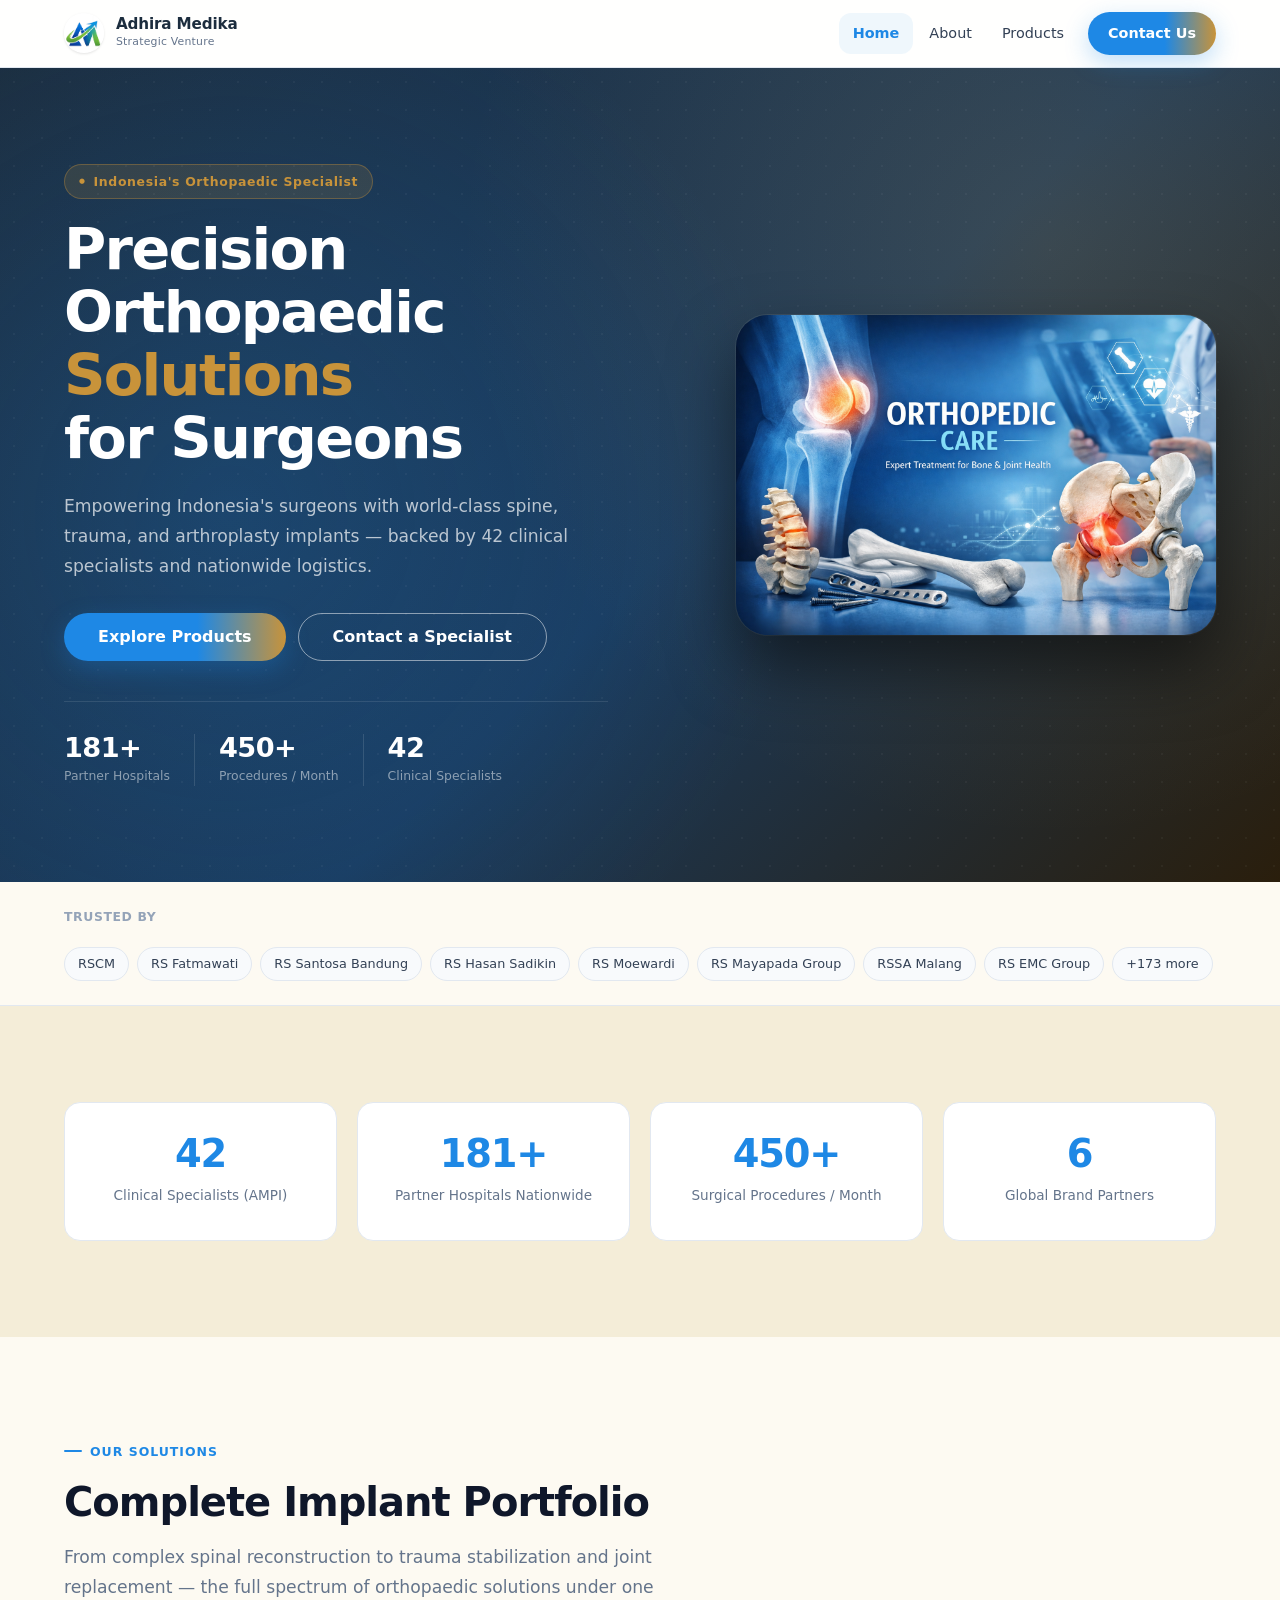
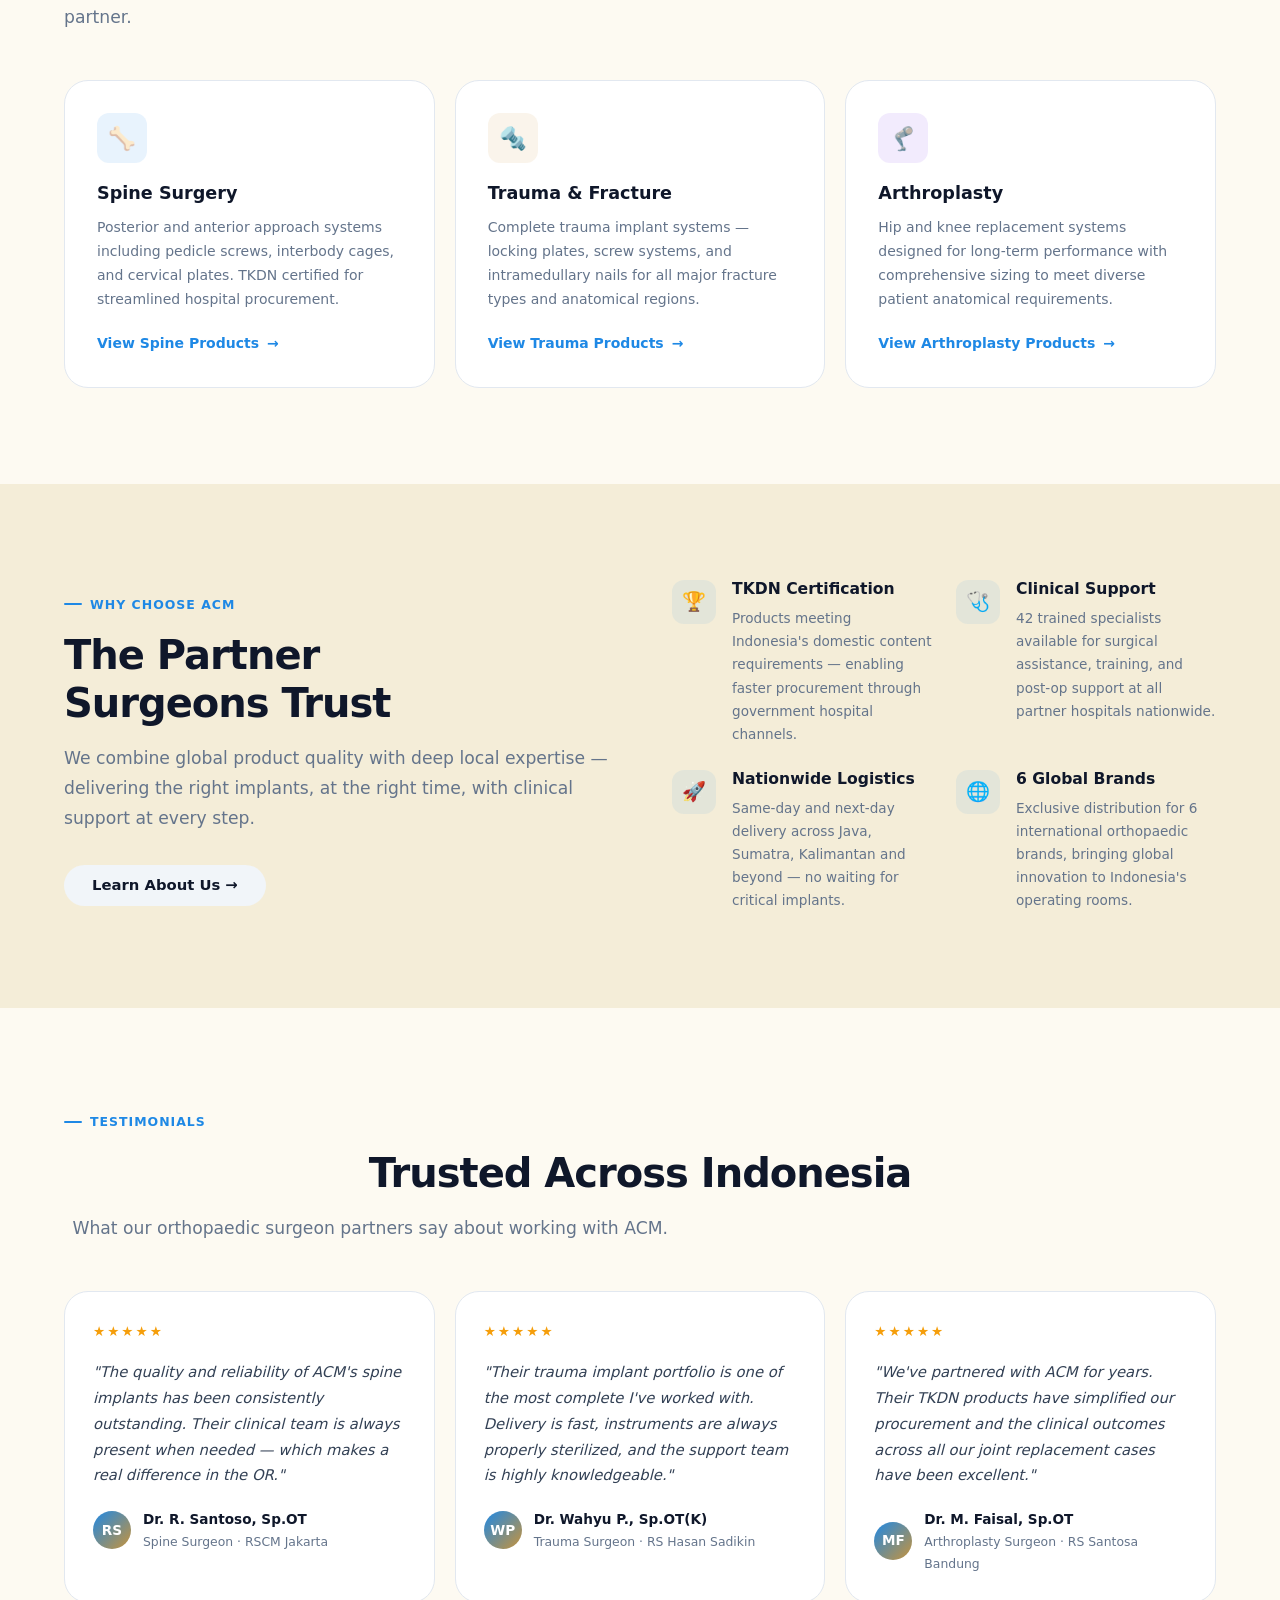
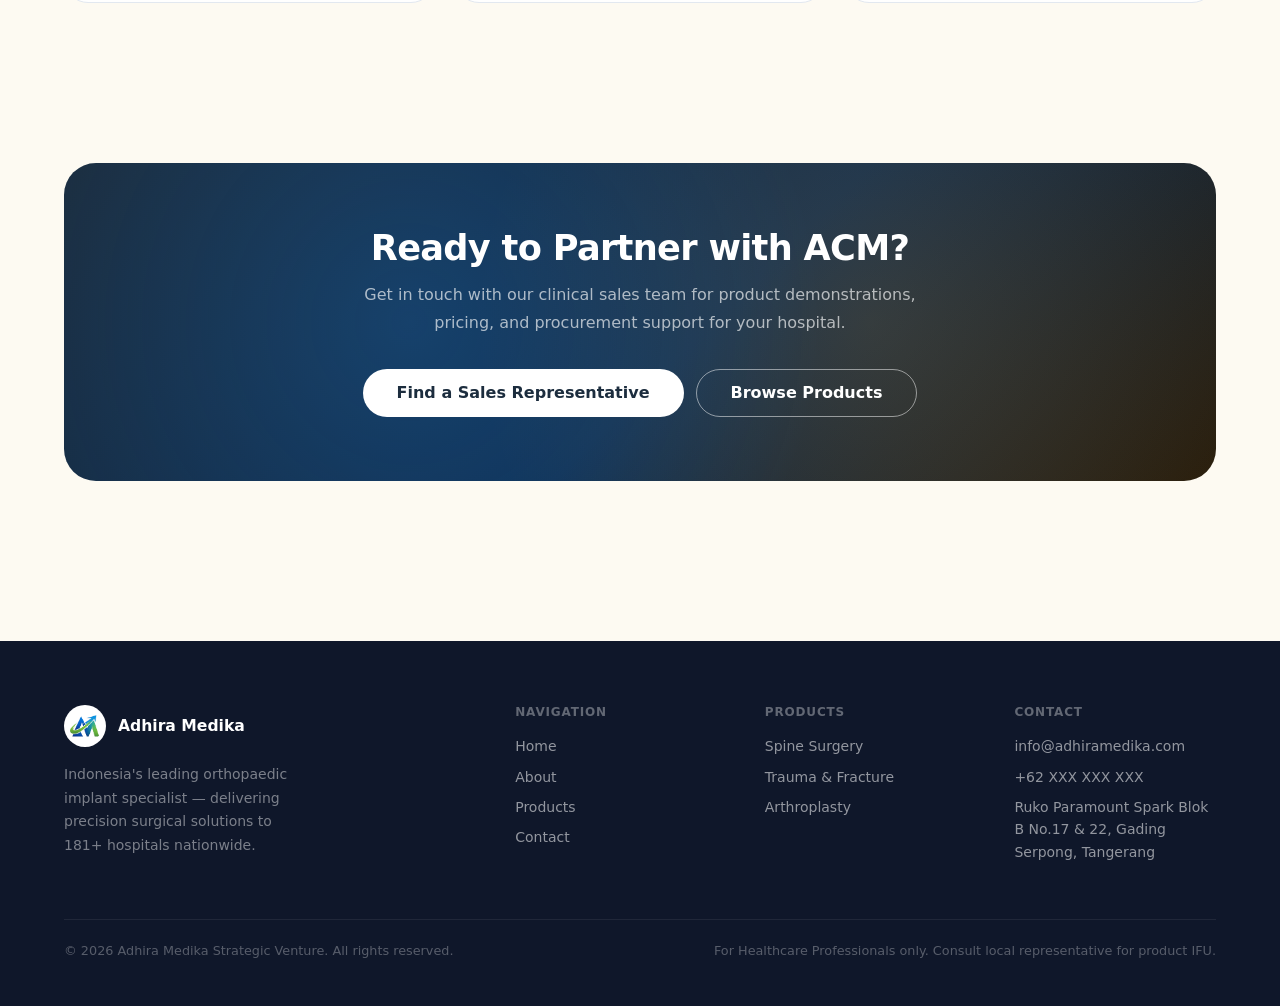
<file: index.html>
<!DOCTYPE html>
<html lang="en">
<head>
  <meta charset="UTF-8">
  <meta name="viewport" content="width=device-width, initial-scale=1.0">
  <meta name="referrer" content="strict-origin-when-cross-origin">
  <meta http-equiv="Content-Security-Policy" content="default-src 'self'; style-src 'self' https://fonts.googleapis.com 'unsafe-inline'; font-src 'self' https://fonts.gstatic.com; img-src 'self' data:; script-src 'self'; frame-ancestors 'none'; form-action 'self'; base-uri 'self';">
  <meta name="description" content="Adhira Medika Strategic Venture — Indonesia's leading orthopaedic implant distributor. Spine, trauma, and arthroplasty solutions for surgeons across 181+ hospitals.">
  <title>Adhira Medika Strategic Venture — Orthopaedic Implant Solutions</title>
  <link rel="preconnect" href="https://fonts.googleapis.com">
  <link href="https://fonts.googleapis.com/css2?family=Inter:wght@400;500;600;700;800;900&display=swap" rel="stylesheet">
  <link rel="stylesheet" href="css/shared.css">
  <style>
    /* ── Hero ── */
    .hero {
      background: linear-gradient(135deg, #1C2D3E 0%, #1A3A5C 55%, #2A1E0C 100%);
      padding: var(--s-24) 0;
      overflow: hidden; position: relative;
    }
    .hero::before {
      content: ''; position: absolute; inset: 0;
      background-image: radial-gradient(circle at 18% 55%, rgba(30,136,229,.2) 0%, transparent 50%),
        radial-gradient(circle at 82% 22%, rgba(200,147,58,.18) 0%, transparent 48%);
      pointer-events: none;
    }
    .hero::after {
      content: ''; position: absolute; inset: 0;
      background-image: radial-gradient(circle, rgba(255,255,255,.038) 1px, transparent 1px);
      background-size: 28px 28px; pointer-events: none;
    }
    .hero-inner {
      position: relative; z-index: 1;
      display: grid; grid-template-columns: 1fr 1fr;
      gap: var(--s-16); align-items: center;
    }
    .hero-badge {
      display: inline-flex; align-items: center; gap: var(--s-2);
      background: rgba(200,147,58,.15); border: 1px solid rgba(200,147,58,.35);
      color: #C8933A; font-size: 0.78rem; font-weight: 700;
      letter-spacing: 0.05em; padding: 6px 14px; border-radius: var(--r-full);
      margin-bottom: var(--s-5);
    }
    .hero-badge::before { content: '●'; font-size: 0.55em; }
    .hero-h1 {
      font-size: clamp(2.2rem, 4.5vw, 3.6rem);
      font-weight: 900; color: #fff;
      letter-spacing: -0.03em; line-height: 1.09;
      margin-bottom: var(--s-5);
    }
    .hero-h1 em { font-style: normal; color: #C8933A; }
    .hero-sub {
      font-size: 1.075rem; color: rgba(255,255,255,.7);
      line-height: 1.75; max-width: 50ch; margin-bottom: var(--s-8);
    }
    .hero-actions { display: flex; gap: var(--s-3); flex-wrap: wrap; }
    .hero-stats {
      display: flex; gap: var(--s-6); margin-top: var(--s-10);
      padding-top: var(--s-8); border-top: 1px solid rgba(255,255,255,.1);
      flex-wrap: wrap;
    }
    .hero-stat-num { display: block; font-size: 1.7rem; font-weight: 900; color: #fff; letter-spacing: -0.02em; line-height: 1; }
    .hero-stat-label { font-size: 0.775rem; color: rgba(255,255,255,.5); margin-top: 4px; }
    .hero-divider { width: 1px; background: rgba(255,255,255,.12); align-self: stretch; }
    .hero-visual { display: flex; align-items: center; justify-content: flex-end; }
    .hero-img-wrap {
      border-radius: var(--r-2xl); overflow: hidden;
      box-shadow: 0 32px 64px rgba(0,0,0,.5), 0 0 0 1px rgba(255,255,255,.08);
      max-width: 480px; width: 100%;
    }
    .hero-img-wrap img { width: 100%; display: block; }

    /* ── Trust Bar ── */
    .trust-bar { padding: var(--s-6) 0; border-bottom: 1px solid var(--gray-200); }
    .trust-bar-inner { display: flex; align-items: center; gap: var(--s-5); flex-wrap: wrap; }
    .trust-label { font-size: 0.775rem; font-weight: 600; color: var(--gray-400); letter-spacing: 0.05em; text-transform: uppercase; white-space: nowrap; flex-shrink: 0; }
    .trust-chips { display: flex; flex-wrap: wrap; gap: var(--s-2); }
    .trust-chip { background: var(--gray-50); border: 1px solid var(--gray-200); border-radius: var(--r-full); padding: 5px 13px; font-size: 0.8rem; font-weight: 500; color: var(--gray-700); }

    /* ── Stats ── */
    .stats-grid { display: grid; grid-template-columns: repeat(4, 1fr); gap: var(--s-5); }
    .stat-card {
      background: #fff; border: 1px solid var(--gray-200); border-radius: var(--r-lg);
      padding: var(--s-8) var(--s-6); text-align: center;
      transition: box-shadow var(--t-base), transform var(--t-base), border-color var(--t-base);
    }
    @media (hover:hover) { .stat-card:hover { box-shadow: var(--sh-lg); transform: translateY(-3px); border-color: var(--primary); } }
    .stat-num { display: block; font-size: 2.4rem; font-weight: 900; color: var(--primary); letter-spacing: -0.03em; line-height: 1; margin-bottom: var(--s-2); }
    .stat-label { font-size: 0.85rem; color: var(--gray-500); font-weight: 500; }

    /* ── Solutions ── */
    .solutions-grid { display: grid; grid-template-columns: repeat(3, 1fr); gap: var(--s-5); }
    .solution-card {
      background: #fff; border: 1px solid var(--gray-200); border-radius: var(--r-xl);
      padding: var(--s-8); display: flex; flex-direction: column;
      transition: box-shadow var(--t-base), transform var(--t-base), border-color var(--t-base);
    }
    @media (hover:hover) { .solution-card:hover { box-shadow: var(--sh-lg); transform: translateY(-4px); border-color: var(--primary); } }
    .solution-icon { width: 50px; height: 50px; border-radius: var(--r-md); display: flex; align-items: center; justify-content: center; font-size: 1.4rem; margin-bottom: var(--s-5); }
    .icon-blue { background: rgba(30,136,229,.1); }
    .icon-green { background: rgba(200,147,58,.1); }
    .icon-purple { background: rgba(124,58,237,.1); }
    .solution-title { font-size: 1.1rem; font-weight: 700; color: var(--gray-900); margin-bottom: var(--s-3); }
    .solution-desc { font-size: 0.875rem; color: var(--gray-500); line-height: 1.7; flex: 1; margin-bottom: var(--s-5); }
    .solution-link { display: inline-flex; align-items: center; gap: var(--s-2); font-size: 0.875rem; font-weight: 600; color: var(--primary); text-decoration: none; }
    .solution-link-arrow { transition: transform var(--t-fast); }
    .solution-link:hover .solution-link-arrow { transform: translateX(4px); }

    /* ── Why ACM ── */
    .why-layout { display: grid; grid-template-columns: 1fr 1fr; gap: var(--s-16); align-items: center; }
    .why-grid { display: grid; grid-template-columns: 1fr 1fr; gap: var(--s-6); }
    .why-item { display: flex; gap: var(--s-4); }
    .why-icon { flex-shrink: 0; width: 44px; height: 44px; background: rgba(30,136,229,.08); border-radius: var(--r-md); display: flex; align-items: center; justify-content: center; font-size: 1.2rem; }
    .why-title { font-size: 0.975rem; font-weight: 700; color: var(--gray-900); margin-bottom: var(--s-2); }
    .why-desc { font-size: 0.85rem; color: var(--gray-500); line-height: 1.7; }

    /* ── Testimonials ── */
    .testimonials-grid { display: grid; grid-template-columns: repeat(3, 1fr); gap: var(--s-5); }
    .testi-card { background: #fff; border: 1px solid var(--gray-200); border-radius: var(--r-xl); padding: var(--s-7, 1.75rem); }
    .testi-stars { color: #f59e0b; font-size: 0.85rem; letter-spacing: 2px; margin-bottom: var(--s-4); }
    .testi-quote { font-size: 0.925rem; color: var(--gray-700); line-height: 1.75; margin-bottom: var(--s-5); font-style: italic; }
    .testi-author { display: flex; align-items: center; gap: var(--s-3); }
    .testi-avatar { width: 38px; height: 38px; border-radius: var(--r-full); background: linear-gradient(135deg, var(--primary), var(--emerald)); display: flex; align-items: center; justify-content: center; font-size: 0.85rem; font-weight: 700; color: #fff; flex-shrink: 0; }
    .testi-name { font-size: 0.85rem; font-weight: 700; color: var(--gray-900); }
    .testi-role { font-size: 0.775rem; color: var(--gray-500); }

    /* ── CTA Banner ── */
    .cta-banner {
      background: linear-gradient(135deg, #1C2D3E 0%, #0F2D4F 55%, #2A1E0C 100%);
      border-radius: var(--r-2xl); padding: var(--s-16) var(--s-12);
      margin: 0 0 var(--s-24) 0; position: relative; overflow: hidden; text-align: center;
    }
    .cta-banner::before {
      content: ''; position: absolute; inset: 0;
      background-image: radial-gradient(circle at 30% 50%, rgba(30,136,229,.22) 0%, transparent 50%),
        radial-gradient(circle at 70% 50%, rgba(200,147,58,.18) 0%, transparent 48%);
      pointer-events: none;
    }
    .cta-banner-inner { position: relative; z-index: 1; max-width: 600px; margin: 0 auto; }
    .cta-title { font-size: clamp(1.6rem, 3vw, 2.2rem); font-weight: 800; color: #fff; letter-spacing: -0.02em; margin-bottom: var(--s-3); }
    .cta-sub { font-size: 1rem; color: rgba(255,255,255,.65); line-height: 1.75; margin-bottom: var(--s-8); }
    .cta-actions { display: flex; gap: var(--s-3); justify-content: center; flex-wrap: wrap; }

    /* ── Responsive ── */
    @media (max-width: 1024px) {
      .stats-grid { grid-template-columns: repeat(2, 1fr); }
      .testimonials-grid { grid-template-columns: repeat(2, 1fr); }
    }
    @media (max-width: 860px) {
      .hero-inner { grid-template-columns: 1fr; }
      .hero-visual { display: none; }
      .solutions-grid { grid-template-columns: 1fr 1fr; }
      .why-layout { grid-template-columns: 1fr; gap: var(--s-10); }
      .cta-banner { padding: var(--s-12) var(--s-6); border-radius: var(--r-xl); }
    }
    @media (max-width: 600px) {
      .solutions-grid { grid-template-columns: 1fr; }
      .testimonials-grid { grid-template-columns: 1fr; }
      .why-grid { grid-template-columns: 1fr; }
      .hero-stats { gap: var(--s-4); }
    }
    @media (max-width: 480px) {
      .stats-grid { grid-template-columns: 1fr 1fr; }
    }
  </style>
</head>
<body>
  <a href="#main-content" class="skip-link">Skip to main content</a>

  <!-- Nav -->
  <header class="site-header" id="site-header">
    <div class="nav-inner">
      <a href="index.html" class="nav-logo" aria-label="Adhira Medika home">
        <img src="ACM/company Logo/Adhira Medika Strategic Logo.png" alt="Adhira Medika Strategic Logo">
        <div>
          <span class="nav-logo-name">Adhira Medika</span>
          <span class="nav-logo-sub">Strategic Venture</span>
        </div>
      </a>
      <button class="nav-toggle" aria-label="Toggle navigation" aria-expanded="false" aria-controls="nav-menu">
        <span class="hamburger-line"></span>
        <span class="hamburger-line"></span>
        <span class="hamburger-line"></span>
      </button>
      <nav class="main-nav" id="nav-menu" aria-label="Main navigation">
        <ul>
          <li><a href="index.html" class="active" aria-current="page">Home</a></li>
          <li><a href="about.html">About</a></li>
          <li><a href="products.html">Products</a></li>
          <li><a href="contact.html" class="nav-cta">Contact Us</a></li>
        </ul>
      </nav>
    </div>
  </header>

  <main id="main-content">

    <!-- Hero -->
    <section class="hero" aria-label="Welcome">
      <div class="container">
        <div class="hero-inner">
          <div>
            <div class="hero-badge">Indonesia's Orthopaedic Specialist</div>
            <h1 class="hero-h1">Precision<br>Orthopaedic<br><em>Solutions</em><br>for Surgeons</h1>
            <p class="hero-sub">Empowering Indonesia's surgeons with world-class spine, trauma, and arthroplasty implants — backed by 42 clinical specialists and nationwide logistics.</p>
            <div class="hero-actions">
              <a href="products.html" class="btn btn-primary btn-lg">Explore Products</a>
              <a href="contact.html" class="btn btn-outline btn-lg">Contact a Specialist</a>
            </div>
            <div class="hero-stats">
              <div>
                <span class="hero-stat-num">181+</span>
                <div class="hero-stat-label">Partner Hospitals</div>
              </div>
              <div class="hero-divider"></div>
              <div>
                <span class="hero-stat-num">450+</span>
                <div class="hero-stat-label">Procedures / Month</div>
              </div>
              <div class="hero-divider"></div>
              <div>
                <span class="hero-stat-num">42</span>
                <div class="hero-stat-label">Clinical Specialists</div>
              </div>
            </div>
          </div>
          <div class="hero-visual">
            <div class="hero-img-wrap">
              <img src="ACM/Others/Othopedic Care.png" alt="Orthopaedic surgical care" loading="eager">
            </div>
          </div>
        </div>
      </div>
    </section>

    <!-- Trust Bar -->
    <div class="trust-bar">
      <div class="container">
        <div class="trust-bar-inner">
          <span class="trust-label">Trusted by</span>
          <div class="trust-chips">
            <span class="trust-chip">RSCM</span>
            <span class="trust-chip">RS Fatmawati</span>
            <span class="trust-chip">RS Santosa Bandung</span>
            <span class="trust-chip">RS Hasan Sadikin</span>
            <span class="trust-chip">RS Moewardi</span>
            <span class="trust-chip">RS Mayapada Group</span>
            <span class="trust-chip">RSSA Malang</span>
            <span class="trust-chip">RS EMC Group</span>
            <span class="trust-chip">+173 more</span>
          </div>
        </div>
      </div>
    </div>

    <!-- Stats -->
    <section class="section section-muted" aria-label="Company statistics">
      <div class="container">
        <div class="stats-grid">
          <div class="stat-card" data-reveal>
            <span class="stat-num">42</span>
            <span class="stat-label">Clinical Specialists (AMPI)</span>
          </div>
          <div class="stat-card" data-reveal data-delay="1">
            <span class="stat-num">181+</span>
            <span class="stat-label">Partner Hospitals Nationwide</span>
          </div>
          <div class="stat-card" data-reveal data-delay="2">
            <span class="stat-num">450+</span>
            <span class="stat-label">Surgical Procedures / Month</span>
          </div>
          <div class="stat-card" data-reveal data-delay="3">
            <span class="stat-num">6</span>
            <span class="stat-label">Global Brand Partners</span>
          </div>
        </div>
      </div>
    </section>

    <!-- Solutions -->
    <section class="section" aria-label="Product solutions">
      <div class="container">
        <p class="section-label" data-reveal>Our Solutions</p>
        <h2 class="section-title" data-reveal>Complete Implant Portfolio</h2>
        <p class="section-sub" data-reveal>From complex spinal reconstruction to trauma stabilization and joint replacement — the full spectrum of orthopaedic solutions under one partner.</p>
        <div class="solutions-grid">
          <div class="solution-card" data-reveal data-delay="1">
            <div class="solution-icon icon-blue">🦴</div>
            <h3 class="solution-title">Spine Surgery</h3>
            <p class="solution-desc">Posterior and anterior approach systems including pedicle screws, interbody cages, and cervical plates. TKDN certified for streamlined hospital procurement.</p>
            <a href="products.html" class="solution-link">View Spine Products <span class="solution-link-arrow">→</span></a>
          </div>
          <div class="solution-card" data-reveal data-delay="2">
            <div class="solution-icon icon-green">🔩</div>
            <h3 class="solution-title">Trauma &amp; Fracture</h3>
            <p class="solution-desc">Complete trauma implant systems — locking plates, screw systems, and intramedullary nails for all major fracture types and anatomical regions.</p>
            <a href="products.html" class="solution-link">View Trauma Products <span class="solution-link-arrow">→</span></a>
          </div>
          <div class="solution-card" data-reveal data-delay="3">
            <div class="solution-icon icon-purple">🦿</div>
            <h3 class="solution-title">Arthroplasty</h3>
            <p class="solution-desc">Hip and knee replacement systems designed for long-term performance with comprehensive sizing to meet diverse patient anatomical requirements.</p>
            <a href="products.html" class="solution-link">View Arthroplasty Products <span class="solution-link-arrow">→</span></a>
          </div>
        </div>
      </div>
    </section>

    <!-- Why ACM -->
    <section class="section section-muted" aria-label="Why choose ACM">
      <div class="container">
        <div class="why-layout">
          <div>
            <p class="section-label" data-reveal>Why Choose ACM</p>
            <h2 class="section-title" data-reveal>The Partner<br>Surgeons Trust</h2>
            <p class="section-sub" data-reveal style="margin-bottom: var(--s-8);">We combine global product quality with deep local expertise — delivering the right implants, at the right time, with clinical support at every step.</p>
            <a href="about.html" class="btn btn-ghost" data-reveal>Learn About Us →</a>
          </div>
          <div class="why-grid" data-reveal>
            <div class="why-item">
              <div class="why-icon">🏆</div>
              <div>
                <h3 class="why-title">TKDN Certification</h3>
                <p class="why-desc">Products meeting Indonesia's domestic content requirements — enabling faster procurement through government hospital channels.</p>
              </div>
            </div>
            <div class="why-item">
              <div class="why-icon">🩺</div>
              <div>
                <h3 class="why-title">Clinical Support</h3>
                <p class="why-desc">42 trained specialists available for surgical assistance, training, and post-op support at all partner hospitals nationwide.</p>
              </div>
            </div>
            <div class="why-item">
              <div class="why-icon">🚀</div>
              <div>
                <h3 class="why-title">Nationwide Logistics</h3>
                <p class="why-desc">Same-day and next-day delivery across Java, Sumatra, Kalimantan and beyond — no waiting for critical implants.</p>
              </div>
            </div>
            <div class="why-item">
              <div class="why-icon">🌐</div>
              <div>
                <h3 class="why-title">6 Global Brands</h3>
                <p class="why-desc">Exclusive distribution for 6 international orthopaedic brands, bringing global innovation to Indonesia's operating rooms.</p>
              </div>
            </div>
          </div>
        </div>
      </div>
    </section>

    <!-- Testimonials -->
    <section class="section" aria-label="Testimonials">
      <div class="container">
        <p class="section-label text-center" data-reveal>Testimonials</p>
        <h2 class="section-title text-center" data-reveal>Trusted Across Indonesia</h2>
        <p class="section-sub text-center" data-reveal>What our orthopaedic surgeon partners say about working with ACM.</p>
        <div class="testimonials-grid">
          <div class="testi-card" data-reveal data-delay="1">
            <div class="testi-stars">★★★★★</div>
            <p class="testi-quote">"The quality and reliability of ACM's spine implants has been consistently outstanding. Their clinical team is always present when needed — which makes a real difference in the OR."</p>
            <div class="testi-author">
              <div class="testi-avatar">RS</div>
              <div>
                <div class="testi-name">Dr. R. Santoso, Sp.OT</div>
                <div class="testi-role">Spine Surgeon · RSCM Jakarta</div>
              </div>
            </div>
          </div>
          <div class="testi-card" data-reveal data-delay="2">
            <div class="testi-stars">★★★★★</div>
            <p class="testi-quote">"Their trauma implant portfolio is one of the most complete I've worked with. Delivery is fast, instruments are always properly sterilized, and the support team is highly knowledgeable."</p>
            <div class="testi-author">
              <div class="testi-avatar">WP</div>
              <div>
                <div class="testi-name">Dr. Wahyu P., Sp.OT(K)</div>
                <div class="testi-role">Trauma Surgeon · RS Hasan Sadikin</div>
              </div>
            </div>
          </div>
          <div class="testi-card" data-reveal data-delay="3">
            <div class="testi-stars">★★★★★</div>
            <p class="testi-quote">"We've partnered with ACM for years. Their TKDN products have simplified our procurement and the clinical outcomes across all our joint replacement cases have been excellent."</p>
            <div class="testi-author">
              <div class="testi-avatar">MF</div>
              <div>
                <div class="testi-name">Dr. M. Faisal, Sp.OT</div>
                <div class="testi-role">Arthroplasty Surgeon · RS Santosa Bandung</div>
              </div>
            </div>
          </div>
        </div>
      </div>
    </section>

    <!-- CTA Banner -->
    <section class="section-sm" aria-label="Call to action">
      <div class="container">
        <div class="cta-banner">
          <div class="cta-banner-inner">
            <h2 class="cta-title">Ready to Partner with ACM?</h2>
            <p class="cta-sub">Get in touch with our clinical sales team for product demonstrations, pricing, and procurement support for your hospital.</p>
            <div class="cta-actions">
              <a href="contact.html" class="btn btn-white btn-lg">Find a Sales Representative</a>
              <a href="products.html" class="btn btn-outline btn-lg">Browse Products</a>
            </div>
          </div>
        </div>
      </div>
    </section>

  </main>

  <!-- Footer -->
  <footer class="site-footer">
    <div class="container">
      <div class="footer-grid">
        <div class="footer-brand">
          <a href="index.html" class="footer-brand-logo">
            <img src="ACM/company Logo/Adhira Medika Strategic Logo.png" alt="Adhira Medika Logo">
            <span>Adhira Medika</span>
          </a>
          <p>Indonesia's leading orthopaedic implant specialist — delivering precision surgical solutions to 181+ hospitals nationwide.</p>
        </div>
        <div class="footer-col">
          <h4>Navigation</h4>
          <ul>
            <li><a href="index.html">Home</a></li>
            <li><a href="about.html">About</a></li>
            <li><a href="products.html">Products</a></li>
            <li><a href="contact.html">Contact</a></li>
          </ul>
        </div>
        <div class="footer-col">
          <h4>Products</h4>
          <ul>
            <li><a href="products.html">Spine Surgery</a></li>
            <li><a href="products.html">Trauma &amp; Fracture</a></li>
            <li><a href="products.html">Arthroplasty</a></li>
          </ul>
        </div>
        <div class="footer-col">
          <h4>Contact</h4>
          <ul>
            <li><a href="mailto:info@adhiramedika.com">info@adhiramedika.com</a></li>
            <li><a href="tel:+62000000000">+62 XXX XXX XXX</a></li>
            <li>Ruko Paramount Spark Blok B No.17 &amp; 22, Gading Serpong, Tangerang</li>
          </ul>
        </div>
      </div>
      <div class="footer-bottom">
        <p>© 2026 Adhira Medika Strategic Venture. All rights reserved.</p>
        <p>For Healthcare Professionals only. Consult local representative for product IFU.</p>
      </div>
    </div>
  </footer>

  <script src="js/nav.js"></script>
  <script src="js/animate.js"></script>
</body>
</html>
</file>
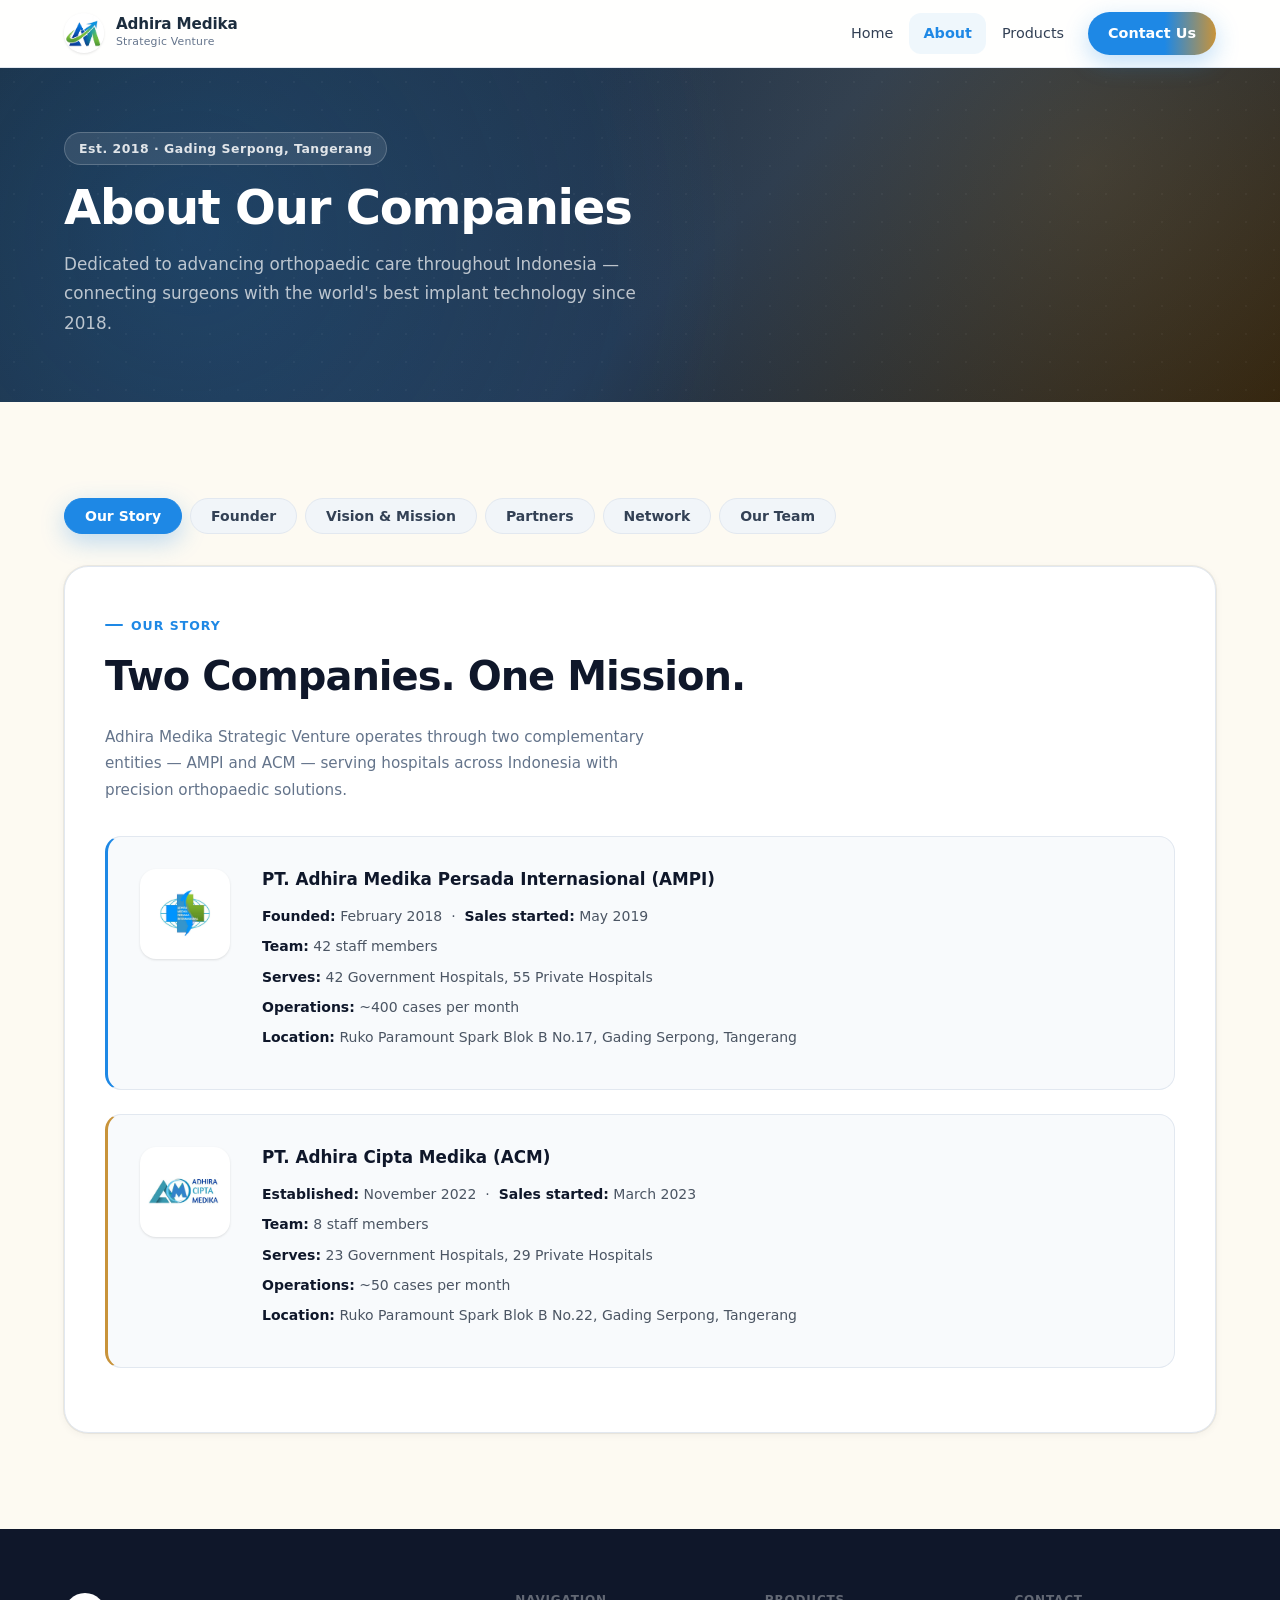
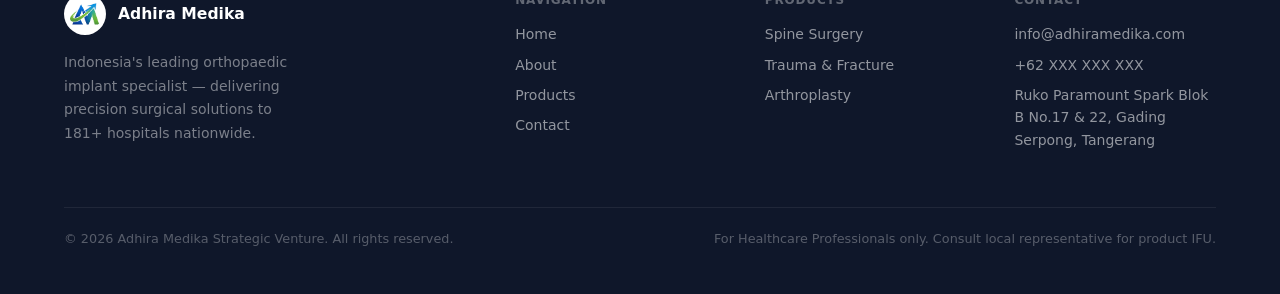
<file: about.html>
<!DOCTYPE html>
<html lang="en">
<head>
  <meta charset="UTF-8">
  <meta name="viewport" content="width=device-width, initial-scale=1.0">
  <meta name="referrer" content="strict-origin-when-cross-origin">
  <meta http-equiv="Content-Security-Policy" content="default-src 'self'; style-src 'self' https://fonts.googleapis.com 'unsafe-inline'; font-src 'self' https://fonts.gstatic.com; img-src 'self' data:; script-src 'self'; frame-ancestors 'none'; form-action 'self'; base-uri 'self';">
  <meta name="description" content="About Adhira Medika Strategic Venture — our story, founder, vision, partners, and leadership team.">
  <title>About — Adhira Medika Strategic Venture</title>
  <link rel="preconnect" href="https://fonts.googleapis.com">
  <link href="https://fonts.googleapis.com/css2?family=Inter:wght@400;500;600;700;800;900&display=swap" rel="stylesheet">
  <link rel="stylesheet" href="css/shared.css">
  <style>
    /* ── Tab Nav ── */
    .tab-nav { display: flex; flex-wrap: wrap; gap: var(--s-2); margin-bottom: var(--s-8); }
    .tab-nav button {
      background: var(--gray-100); border: 1.5px solid var(--gray-200);
      color: var(--gray-700); padding: 9px 20px; border-radius: var(--r-full);
      font-family: var(--font); font-weight: 600; font-size: 0.875rem;
      cursor: pointer; transition: background var(--t-fast), color var(--t-fast), border-color var(--t-fast), box-shadow var(--t-fast);
      touch-action: manipulation;
    }
    .tab-nav button:hover { background: var(--gray-200); border-color: var(--gray-300); color: var(--gray-900); }
    .tab-nav button.active { background: var(--primary); color: #fff; border-color: var(--primary); box-shadow: var(--sh-blue); }
    .tab-nav button:focus-visible { outline: 3px solid var(--primary); outline-offset: 2px; }
    .tab-content { display: none; }
    .tab-content.active { display: block; animation: tabIn 0.2s ease; }
    @keyframes tabIn { from { opacity:0; transform:translateY(8px); } to { opacity:1; transform:none; } }

    /* ── Content panel ── */
    .about-panel { background: #fff; border-radius: var(--r-xl); box-shadow: var(--sh-card); border: 1px solid var(--gray-200); padding: var(--s-10) var(--s-10); }
    @media (max-width: 600px) { .about-panel { padding: var(--s-6); } }

    /* ── Company Cards ── */
    .company-card {
      display: flex; gap: var(--s-8); align-items: flex-start;
      background: var(--gray-50); border-radius: var(--r-lg);
      border: 1px solid var(--gray-200); padding: var(--s-8); margin-bottom: var(--s-6);
    }
    .company-card-img img { width: 90px; height: 90px; border-radius: var(--r-lg); object-fit: contain; background: #fff; padding: 8px; box-shadow: var(--sh-sm); flex-shrink: 0; }
    .company-card-text h3 { font-size: 1.05rem; font-weight: 700; color: var(--gray-900); margin-bottom: var(--s-4); }
    .company-card-text p { font-size: 0.875rem; color: var(--gray-600, #4b5563); line-height: 1.6; margin-bottom: var(--s-2); }
    .company-card-text p strong { color: var(--gray-900); }
    .company-accent { border-left: 3px solid var(--primary); }
    .company-accent-green { border-left: 3px solid var(--emerald); }
    @media (max-width: 600px) { .company-card { flex-direction: column; } }

    /* ── Founder ── */
    .founder-layout { display: grid; grid-template-columns: 240px 1fr; gap: var(--s-10); align-items: start; }
    .founder-img img { width: 100%; border-radius: var(--r-xl); box-shadow: var(--sh-lg); }
    .founder-name { font-size: 1.2rem; font-weight: 800; color: var(--gray-900); margin-bottom: var(--s-2); }
    .founder-role { display: inline-block; background: rgba(30,136,229,.08); color: var(--primary); font-size: 0.8rem; font-weight: 700; padding: 4px 12px; border-radius: var(--r-full); margin-bottom: var(--s-5); letter-spacing: 0.03em; }
    .founder-bio p { font-size: 0.925rem; color: var(--gray-600, #4b5563); line-height: 1.8; margin-bottom: var(--s-4); }
    @media (max-width: 700px) { .founder-layout { grid-template-columns: 1fr; } .founder-img img { max-width: 200px; } }

    /* ── Vision & Mission ── */
    .vm-grid { display: grid; grid-template-columns: 1fr 1fr; gap: var(--s-6); }
    .vm-card { background: var(--gray-50); border: 1px solid var(--gray-200); border-radius: var(--r-lg); padding: var(--s-8); }
    .vm-card h3 { font-size: 1rem; font-weight: 700; color: var(--primary); margin-bottom: var(--s-4); text-transform: uppercase; letter-spacing: 0.06em; font-size: 0.825rem; }
    .vm-card p, .vm-card li { font-size: 0.9rem; color: var(--gray-700); line-height: 1.75; }
    .vm-card ol { padding-left: var(--s-5); margin: 0; }
    .vm-card ol li { margin-bottom: var(--s-3); }
    .vm-original { margin-top: var(--s-5); padding-top: var(--s-4); border-top: 1px solid var(--gray-200); font-style: italic; font-size: 0.85rem; color: var(--gray-500); }
    @media (max-width: 700px) { .vm-grid { grid-template-columns: 1fr; } }

    /* ── Partners ── */
    .partners-grid { display: grid; grid-template-columns: repeat(auto-fill, minmax(160px, 1fr)); gap: var(--s-5); }
    .partner-card {
      background: #fff; border: 1px solid var(--gray-200); border-radius: var(--r-lg);
      padding: var(--s-6) var(--s-4); text-align: center;
      display: flex; flex-direction: column; align-items: center; gap: var(--s-3);
      transition: box-shadow var(--t-base), transform var(--t-base), border-color var(--t-base);
    }
    @media (hover:hover) { .partner-card:hover { box-shadow: var(--sh-lg); transform: translateY(-3px); border-color: var(--primary); } }
    .partner-card img { max-width: 100px; max-height: 60px; object-fit: contain; }
    .partner-card p { font-size: 0.8rem; color: var(--gray-500); line-height: 1.5; }

    /* ── Network ── */
    .network-grid { display: grid; grid-template-columns: repeat(auto-fill, minmax(190px, 1fr)); gap: var(--s-3); }
    .network-chip {
      background: var(--gray-50); border: 1px solid var(--gray-200); border-radius: var(--r-md);
      padding: 12px 16px; font-weight: 600; color: var(--gray-900);
      font-size: 0.875rem; display: flex; align-items: center; gap: var(--s-3);
      transition: border-color var(--t-fast), box-shadow var(--t-fast);
    }
    @media (hover:hover) { .network-chip:hover { border-color: var(--primary); box-shadow: var(--sh-sm); } }
    .network-chip::before { content: '🏥'; font-size: 1rem; flex-shrink: 0; }

    /* ── Team ── */
    .team-section { margin-bottom: var(--s-10); }
    .team-section-header { display: flex; align-items: center; gap: var(--s-4); margin-bottom: var(--s-2); }
    .team-section-logo { width: 40px; height: 40px; border-radius: var(--r-full); object-fit: contain; background: #fff; border: 1px solid var(--gray-200); padding: 4px; box-shadow: var(--sh-sm); }
    .team-section-title { font-size: 1rem; font-weight: 700; color: var(--gray-900); }
    .team-section-sub { font-size: 0.8rem; color: var(--gray-500); margin: 4px 0 var(--s-6) 56px; }
    .team-grid { display: grid; grid-template-columns: repeat(auto-fill, minmax(190px, 1fr)); gap: var(--s-5); }
    .team-card {
      background: #fff; border: 1px solid var(--gray-200); border-radius: var(--r-xl);
      padding: var(--s-8) var(--s-4) var(--s-6); display: flex; flex-direction: column;
      align-items: center; text-align: center; position: relative; overflow: hidden;
      transition: box-shadow var(--t-base), transform var(--t-base);
    }
    .team-card::before { content: ''; position: absolute; top: 0; left: 0; right: 0; height: 3px; }
    .team-card.role-commissioner::before { background: linear-gradient(90deg, #f59e0b, #fbbf24); }
    .team-card.role-president::before { background: linear-gradient(90deg, var(--primary), var(--emerald)); }
    .team-card.role-director::before { background: linear-gradient(90deg, #0284c7, #38bdf8); }
    @media (hover:hover) { .team-card:hover { box-shadow: var(--sh-lg); transform: translateY(-4px); } }
    .team-avatar { width: 72px; height: 72px; border-radius: var(--r-full); display: flex; align-items: center; justify-content: center; font-size: 1.75rem; font-weight: 900; margin-bottom: var(--s-4); }
    .avatar-commissioner { background: linear-gradient(135deg, #fef3c7, #fde68a); color: #92400e; }
        .avatar-president { background: linear-gradient(135deg, rgba(30,136,229,.12), rgba(200,147,58,.12)); color: var(--primary); }
    .avatar-director { background: linear-gradient(135deg, #e0f2fe, #bae6fd); color: #0369a1; }
    .team-card-name { font-size: 0.9rem; font-weight: 700; color: var(--gray-900); margin-bottom: var(--s-2); line-height: 1.3; }
    .role-badge { display: inline-block; font-size: 0.72rem; font-weight: 700; padding: 3px 10px; border-radius: var(--r-full); margin-bottom: var(--s-2); letter-spacing: 0.03em; }
    .badge-commissioner { background: #fef3c7; color: #92400e; }
        .badge-president { background: rgba(30,136,229,.1); color: var(--primary); }
    .badge-director { background: #e0f2fe; color: #0369a1; }
    .team-company { font-size: 0.75rem; color: var(--gray-500); }
  </style>
</head>
<body>
  <a href="#main-content" class="skip-link">Skip to main content</a>

  <!-- Nav -->
  <header class="site-header" id="site-header">
    <div class="nav-inner">
      <a href="index.html" class="nav-logo" aria-label="Adhira Medika home">
        <img src="ACM/company Logo/Adhira Medika Strategic Logo.png" alt="Adhira Medika Strategic Logo">
        <div>
          <span class="nav-logo-name">Adhira Medika</span>
          <span class="nav-logo-sub">Strategic Venture</span>
        </div>
      </a>
      <button class="nav-toggle" aria-label="Toggle navigation" aria-expanded="false" aria-controls="nav-menu">
        <span class="hamburger-line"></span>
        <span class="hamburger-line"></span>
        <span class="hamburger-line"></span>
      </button>
      <nav class="main-nav" id="nav-menu" aria-label="Main navigation">
        <ul>
          <li><a href="index.html">Home</a></li>
          <li><a href="about.html" class="active" aria-current="page">About</a></li>
          <li><a href="products.html">Products</a></li>
          <li><a href="contact.html" class="nav-cta">Contact Us</a></li>
        </ul>
      </nav>
    </div>
  </header>

  <!-- Page Hero -->
  <section class="page-hero">
    <div class="container">
      <div class="page-hero-inner">
        <div class="page-hero-badge">Est. 2018 · Gading Serpong, Tangerang</div>
        <h1>About Our Companies</h1>
        <p>Dedicated to advancing orthopaedic care throughout Indonesia — connecting surgeons with the world's best implant technology since 2018.</p>
      </div>
    </div>
  </section>

  <main id="main-content">
    <section class="section">
      <div class="container">

        <!-- Tab Nav -->
        <nav class="tab-nav" aria-label="About sections" role="tablist">
          <button class="active" role="tab" aria-selected="true" aria-controls="tab-story" data-tab="story" id="btn-story">Our Story</button>
          <button role="tab" aria-selected="false" aria-controls="tab-founder" data-tab="founder" id="btn-founder">Founder</button>
          <button role="tab" aria-selected="false" aria-controls="tab-vision" data-tab="vision" id="btn-vision">Vision &amp; Mission</button>
          <button role="tab" aria-selected="false" aria-controls="tab-partners" data-tab="partners" id="btn-partners">Partners</button>
          <button role="tab" aria-selected="false" aria-controls="tab-network" data-tab="network" id="btn-network">Network</button>
          <button role="tab" aria-selected="false" aria-controls="tab-team" data-tab="team" id="btn-team">Our Team</button>
        </nav>

        <div class="about-panel">

          <!-- Story -->
          <div class="tab-content active" id="tab-story" role="tabpanel" aria-labelledby="btn-story">
            <p class="section-label">Our Story</p>
            <h2 class="section-title" style="margin-bottom: var(--s-6);">Two Companies. One Mission.</h2>
            <p style="font-size:0.95rem; color:var(--gray-500); max-width:60ch; line-height:1.75; margin-bottom:var(--s-8);">Adhira Medika Strategic Venture operates through two complementary entities — AMPI and ACM — serving hospitals across Indonesia with precision orthopaedic solutions.</p>
            <div class="company-card company-accent">
              <div class="company-card-img">
                <img src="ACM/company Logo/Adhira Medika.jpeg" alt="PT. Adhira Medika Persada Internasional" loading="lazy">
              </div>
              <div class="company-card-text">
                <h3>PT. Adhira Medika Persada Internasional (AMPI)</h3>
                <p><strong>Founded:</strong> February 2018 &nbsp;·&nbsp; <strong>Sales started:</strong> May 2019</p>
                <p><strong>Team:</strong> 42 staff members</p>
                <p><strong>Serves:</strong> 42 Government Hospitals, 55 Private Hospitals</p>
                <p><strong>Operations:</strong> ~400 cases per month</p>
                <p><strong>Location:</strong> Ruko Paramount Spark Blok B No.17, Gading Serpong, Tangerang</p>
              </div>
            </div>
            <div class="company-card company-accent-green">
              <div class="company-card-img">
                <img src="ACM/company Logo/Adhira Cipta Medika.jpeg" alt="PT. Adhira Cipta Medika" loading="lazy">
              </div>
              <div class="company-card-text">
                <h3>PT. Adhira Cipta Medika (ACM)</h3>
                <p><strong>Established:</strong> November 2022 &nbsp;·&nbsp; <strong>Sales started:</strong> March 2023</p>
                <p><strong>Team:</strong> 8 staff members</p>
                <p><strong>Serves:</strong> 23 Government Hospitals, 29 Private Hospitals</p>
                <p><strong>Operations:</strong> ~50 cases per month</p>
                <p><strong>Location:</strong> Ruko Paramount Spark Blok B No.22, Gading Serpong, Tangerang</p>
              </div>
            </div>
          </div>

          <!-- Founder -->
          <div class="tab-content" id="tab-founder" role="tabpanel" aria-labelledby="btn-founder">
            <p class="section-label">Founder</p>
            <h2 class="section-title" style="margin-bottom: var(--s-8);">A Surgeon Who Built a Movement</h2>
            <div class="founder-layout">
              <div class="founder-img">
                <img src="ACM/Others/Founder.png" alt="dr. Rizal Irvan Shiddieqy Pohan, SpOT (K)-Spine" loading="lazy">
              </div>
              <div class="founder-bio">
                <h3 class="founder-name">dr. Rizal Irvan Shiddieqy Pohan, SpOT (K)-Spine</h3>
                <span class="founder-role">Founder &amp; President Director — AMPI &amp; ACM</span>
                <p>Dr. Rizal Irvan Shiddieqy Pohan is a distinguished orthopaedic surgeon and spine specialist with over 30 years of experience in Indonesia's healthcare landscape. Renowned for his clinical expertise and leadership, he has been a transformative force in advancing orthopaedic care nationwide.</p>
                <p>He served as Past President of PABOI (2012–2014), is an active Spine Consultant, and mentors the next generation of spine surgeons across Indonesia. As a National Board Examiner for PABOI, Dr. Rizal upholds the highest standards in medical education and practice.</p>
                <p>Dr. Rizal practices at RS Mayapada and RS Bethsaida, known for his patient-centered approach and innovative surgical techniques. He founded PMN Company in 2013, then established the Adhira group in 2018 — driven by a vision to democratize access to high-quality orthopaedic implants throughout Indonesia.</p>
                <p>Today, the Adhira group serves 181+ hospitals, supporting over 450 surgical procedures monthly — a direct reflection of his lifelong mission to improve patient outcomes nationwide.</p>
              </div>
            </div>
          </div>

          <!-- Vision & Mission -->
          <div class="tab-content" id="tab-vision" role="tabpanel" aria-labelledby="btn-vision">
            <p class="section-label">Vision &amp; Mission</p>
            <h2 class="section-title" style="margin-bottom: var(--s-8);">What We Stand For</h2>
            <div class="vm-grid">
              <div class="vm-card">
                <h3>Our Vision</h3>
                <p>To comprehensively provide the needs for implants and medical instruments, especially for orthopaedic cases, throughout Indonesia — ensuring that every region has access to high-quality, complete, and reliable orthopaedic medical solutions, supporting the advancement of healthcare and improving patient outcomes nationwide.</p>
                <p class="vm-original"><strong>Visi:</strong> Menyediakan Kebutuhan Implant dan instrument medis khususnya pada kasus Ortopedi di Seluruh Indonesia secara Paripurna.</p>
              </div>
              <div class="vm-card">
                <h3>Our Mission</h3>
                <ol>
                  <li>Provide comprehensive services with the latest technology in orthopaedic implant products.</li>
                  <li>Support education and training for doctors and nurses to ensure patient safety and the comfort of medical personnel.</li>
                  <li>Maintain a strong commitment to the services required by hospitals and doctors, especially by ensuring the availability of implants.</li>
                  <li>Offer high-quality implants at affordable prices, enabling doctors to serve patients in all types of hospitals.</li>
                </ol>
              </div>
            </div>
          </div>

          <!-- Partners -->
          <div class="tab-content" id="tab-partners" role="tabpanel" aria-labelledby="btn-partners">
            <p class="section-label">Brand Partners</p>
            <h2 class="section-title" style="margin-bottom: var(--s-3);">6 Global Partners</h2>
            <p style="font-size:0.9rem;color:var(--gray-500);margin-bottom:var(--s-8);">Exclusive and authorized distribution for world-class orthopaedic manufacturers.</p>
            <div class="partners-grid">
              <div class="partner-card">
                <img src="ACM/Partner Logo/Zener.png" alt="Zener" loading="lazy">
                <p>Medical device innovation</p>
              </div>
              <div class="partner-card">
                <img src="ACM/Partner Logo/ZenMed.png" alt="ZENMED" loading="lazy">
                <p>Surgical instrument design</p>
              </div>
              <div class="partner-card">
                <img src="ACM/Partner Logo/IT Medical.png" alt="ITI Medical" loading="lazy">
                <p>Orthopaedic device expertise</p>
              </div>
              <div class="partner-card">
                <img src="ACM/Partner Logo/Elite BioMed.png" alt="Elite Biomed" loading="lazy">
                <p>Premium biomedical products</p>
              </div>
              <div class="partner-card">
                <img src="ACM/Partner Logo/Ikey Medical.png" alt="iKey Medical" loading="lazy">
                <p>Modern orthopaedic care instruments</p>
              </div>
              <div class="partner-card">
                <img src="ACM/Partner Logo/Wuyang.jpg" alt="Wuyang" loading="lazy">
                <p>Minimally invasive surgery</p>
              </div>
            </div>
          </div>

          <!-- Network -->
          <div class="tab-content" id="tab-network" role="tabpanel" aria-labelledby="btn-network">
            <p class="section-label">Our Network</p>
            <h2 class="section-title" style="margin-bottom: var(--s-3);">181+ Partner Hospitals</h2>
            <p style="font-size:0.9rem;color:var(--gray-500);margin-bottom:var(--s-8);">Serving <strong>65 Government Hospitals</strong> and <strong>84 Private Hospitals</strong> across Indonesia, with key partnerships at the country's leading medical centers.</p>
            <div class="network-grid">
              <div class="network-chip">RSCM</div>
              <div class="network-chip">RS Fatmawati</div>
              <div class="network-chip">RS Santosa Bandung</div>
              <div class="network-chip">RS Hasan Sadikin</div>
              <div class="network-chip">RSUD Tangerang</div>
              <div class="network-chip">RS EMC Group</div>
              <div class="network-chip">RS Moewardi</div>
              <div class="network-chip">RSSA Malang</div>
              <div class="network-chip">RS Mayapada Group</div>
              <div class="network-chip">RS Primaya Group</div>
              <div class="network-chip">RS Eka Group</div>
            </div>
          </div>

          <!-- Team -->
          <div class="tab-content" id="tab-team" role="tabpanel" aria-labelledby="btn-team">
            <p class="section-label">Leadership</p>
            <h2 class="section-title" style="margin-bottom: var(--s-3);">Meet Our Team</h2>
            <p style="font-size:0.9rem;color:var(--gray-500);margin-bottom:var(--s-8);max-width:56ch;line-height:1.7;">Strong leadership drives our mission. The Board and Directors who guide both Adhira companies, shaping orthopaedic care across Indonesia.</p>

            <!-- AMPI -->
            <div class="team-section">
              <div class="team-section-header">
                <img src="ACM/company Logo/Adhira Medika.jpeg" alt="AMPI" class="team-section-logo" loading="lazy">
                <h3 class="team-section-title">PT. Adhira Medika Persada Internasional <span style="font-weight:500;color:var(--gray-400);font-size:0.85em;">(AMPI)</span></h3>
              </div>
              <p class="team-section-sub">Board &amp; Directors — Est. 2018</p>
              <div class="team-grid">
                <div class="team-card role-commissioner">
                  <div class="team-avatar avatar-commissioner">N</div>
                  <div class="team-card-name">Nurhadi, M.Sc.</div>
                  <span class="role-badge badge-commissioner">Commissioner</span>
                  <div class="team-company">AMPI</div>
                </div>
                <div class="team-card role-president">
                  <div class="team-avatar avatar-president">R</div>
                  <div class="team-card-name">Rizal Irvan Shiddieqy Pohan</div>
                  <span class="role-badge badge-president">President Director</span>
                  <div class="team-company">AMPI &amp; ACM</div>
                </div>
                <div class="team-card role-director">
                  <div class="team-avatar avatar-director">A</div>
                  <div class="team-card-name">Aldi Sjachri Fauzi</div>
                  <span class="role-badge badge-director">Director 1</span>
                  <div class="team-company">AMPI</div>
                </div>
                <div class="team-card role-director">
                  <div class="team-avatar avatar-director">F</div>
                  <div class="team-card-name">Fransisca</div>
                  <span class="role-badge badge-director">Director 2</span>
                  <div class="team-company">AMPI &amp; ACM</div>
                </div>
              </div>
            </div>

            <!-- ACM -->
            <div class="team-section">
              <div class="team-section-header">
                <img src="ACM/company Logo/Adhira Cipta Medika.jpeg" alt="ACM" class="team-section-logo" loading="lazy">
                <h3 class="team-section-title">PT. Adhira Cipta Medika <span style="font-weight:500;color:var(--gray-400);font-size:0.85em;">(ACM)</span></h3>
              </div>
              <p class="team-section-sub">Board &amp; Directors — Est. 2022</p>
              <div class="team-grid">
                <div class="team-card role-commissioner">
                  <div class="team-avatar avatar-commissioner">H</div>
                  <div class="team-card-name">Harmandya Mahadipta</div>
                  <span class="role-badge badge-commissioner">Commissioner</span>
                  <div class="team-company">ACM</div>
                </div>
                <div class="team-card role-president">
                  <div class="team-avatar avatar-president">R</div>
                  <div class="team-card-name">Rizal Irvan Shiddieqy Pohan</div>
                  <span class="role-badge badge-president">President Director</span>
                  <div class="team-company">AMPI &amp; ACM</div>
                </div>
                <div class="team-card role-director">
                  <div class="team-avatar avatar-director">H</div>
                  <div class="team-card-name">Herwindo Ridwan</div>
                  <span class="role-badge badge-director">Director 1</span>
                  <div class="team-company">ACM</div>
                </div>
                <div class="team-card role-director">
                  <div class="team-avatar avatar-director">F</div>
                  <div class="team-card-name">Fransisca</div>
                  <span class="role-badge badge-director">Director 2</span>
                  <div class="team-company">AMPI &amp; ACM</div>
                </div>
              </div>
            </div>

          </div>

        </div><!-- /.about-panel -->
      </div>
    </section>
  </main>

  <!-- Footer -->
  <footer class="site-footer">
    <div class="container">
      <div class="footer-grid">
        <div class="footer-brand">
          <a href="index.html" class="footer-brand-logo">
            <img src="ACM/company Logo/Adhira Medika Strategic Logo.png" alt="Adhira Medika Logo">
            <span>Adhira Medika</span>
          </a>
          <p>Indonesia's leading orthopaedic implant specialist — delivering precision surgical solutions to 181+ hospitals nationwide.</p>
        </div>
        <div class="footer-col">
          <h4>Navigation</h4>
          <ul>
            <li><a href="index.html">Home</a></li>
            <li><a href="about.html">About</a></li>
            <li><a href="products.html">Products</a></li>
            <li><a href="contact.html">Contact</a></li>
          </ul>
        </div>
        <div class="footer-col">
          <h4>Products</h4>
          <ul>
            <li><a href="products.html">Spine Surgery</a></li>
            <li><a href="products.html">Trauma &amp; Fracture</a></li>
            <li><a href="products.html">Arthroplasty</a></li>
          </ul>
        </div>
        <div class="footer-col">
          <h4>Contact</h4>
          <ul>
            <li><a href="mailto:info@adhiramedika.com">info@adhiramedika.com</a></li>
            <li><a href="tel:+62000000000">+62 XXX XXX XXX</a></li>
            <li>Ruko Paramount Spark Blok B No.17 &amp; 22, Gading Serpong, Tangerang</li>
          </ul>
        </div>
      </div>
      <div class="footer-bottom">
        <p>© 2026 Adhira Medika Strategic Venture. All rights reserved.</p>
        <p>For Healthcare Professionals only. Consult local representative for product IFU.</p>
      </div>
    </div>
  </footer>

  <script src="js/about.js"></script>
  <script src="js/nav.js"></script>
  <script src="js/animate.js"></script>
</body>
</html>
</file>
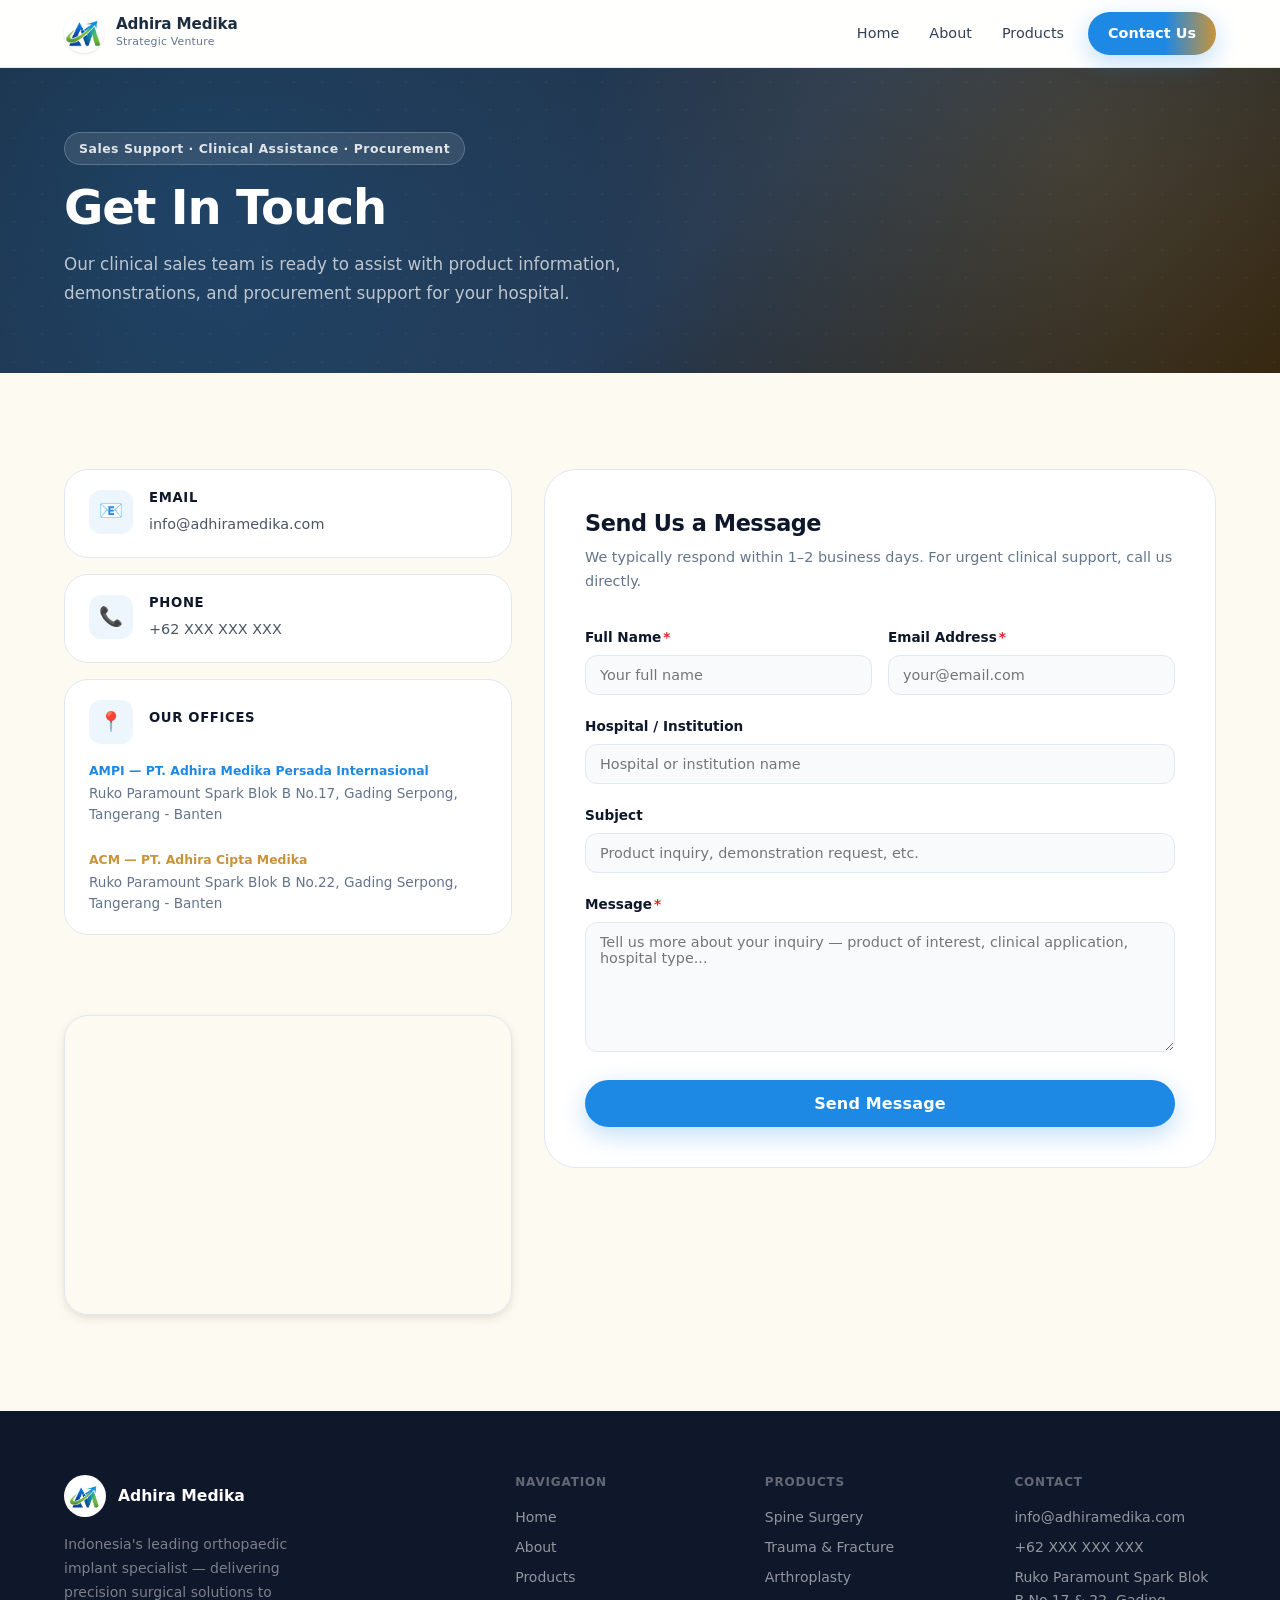
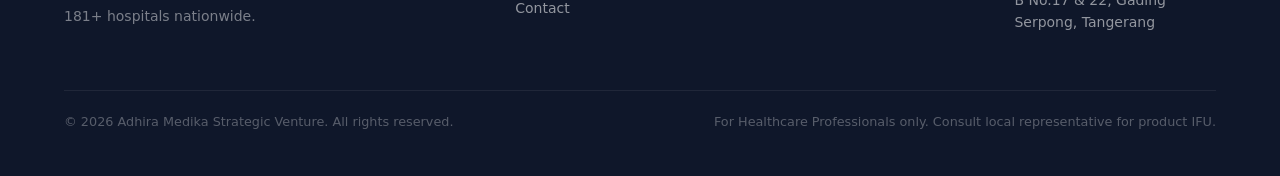
<file: contact.html>
<!DOCTYPE html>
<html lang="en">
<head>
  <meta charset="UTF-8">
  <meta name="viewport" content="width=device-width, initial-scale=1.0">
  <meta name="referrer" content="strict-origin-when-cross-origin">
  <meta http-equiv="Content-Security-Policy" content="default-src 'self'; style-src 'self' https://fonts.googleapis.com 'unsafe-inline'; font-src 'self' https://fonts.gstatic.com; img-src 'self' data: https://*.google.com https://*.googleapis.com https://*.gstatic.com; script-src 'self'; frame-src https://www.google.com; frame-ancestors 'none'; form-action 'self'; base-uri 'self';">
  <meta name="description" content="Contact Adhira Medika Strategic Venture — get in touch for product inquiries, demonstrations, and clinical support.">
  <title>Contact — Adhira Medika Strategic Venture</title>
  <link rel="preconnect" href="https://fonts.googleapis.com">
  <link href="https://fonts.googleapis.com/css2?family=Inter:wght@400;500;600;700;800;900&display=swap" rel="stylesheet">
  <link rel="stylesheet" href="css/shared.css">
  <style>
    /* ── Contact Layout ── */
    .contact-layout {
      display: grid; grid-template-columns: 1fr 1.5fr;
      gap: var(--s-8); align-items: start;
    }
    @media (max-width: 860px) { .contact-layout { grid-template-columns: 1fr; } }

    /* ── Info Cards ── */
    .info-cards { display: flex; flex-direction: column; gap: var(--s-4); }
    .info-card {
      background: #fff; border: 1px solid var(--gray-200); border-radius: var(--r-xl);
      padding: var(--s-5) var(--s-6);
      display: flex; align-items: flex-start; gap: var(--s-4);
      transition: box-shadow var(--t-base), border-color var(--t-base);
    }
    @media (hover:hover) { .info-card:hover { box-shadow: var(--sh-md); border-color: var(--primary); } }
    .info-icon-wrap {
      width: 44px; height: 44px; flex-shrink: 0;
        background: rgba(30,136,229,.08); border-radius: var(--r-md);
      display: flex; align-items: center; justify-content: center; font-size: 1.2rem;
    }
    .info-card h4 { font-size: 0.825rem; font-weight: 700; color: var(--gray-900); margin-bottom: 4px; text-transform: uppercase; letter-spacing: 0.05em; }
    .info-card p, .info-card a { font-size: 0.9rem; color: var(--gray-600, #4b5563); line-height: 1.6; text-decoration: none; }
    .info-card a:hover { color: var(--primary); text-decoration: underline; }

    /* Office sub-cards */
    .office-item { margin-bottom: var(--s-2); }
    .office-item:last-child { margin-bottom: 0; }
    .office-label { font-size: 0.775rem; font-weight: 700; color: var(--primary); margin-bottom: 2px; }
    .office-addr { font-size: 0.85rem; color: var(--gray-500); line-height: 1.55; }

    /* ── Form Card ── */
    .form-card {
      background: #fff; border: 1px solid var(--gray-200);
      border-radius: var(--r-2xl); padding: var(--s-10);
    }
    @media (max-width: 600px) { .form-card { padding: var(--s-6); border-radius: var(--r-xl); } }
    .form-card h2 { font-size: 1.4rem; font-weight: 800; color: var(--gray-900); margin-bottom: var(--s-2); letter-spacing: -0.02em; }
    .form-card > p { font-size: 0.9rem; color: var(--gray-500); margin-bottom: var(--s-8); }

    .form-row { display: grid; grid-template-columns: 1fr 1fr; gap: var(--s-4); }
    @media (max-width: 540px) { .form-row { grid-template-columns: 1fr; } }
    .form-group { margin-bottom: var(--s-5); }
    .form-group label { display: block; font-size: 0.85rem; font-weight: 600; color: var(--gray-900); margin-bottom: 6px; }
    .required { color: #dc2626; margin-left: 2px; }
    .form-input {
      width: 100%; padding: 11px 14px;
      border: 1.5px solid var(--gray-200); border-radius: var(--r-md);
      font-family: var(--font); font-size: 0.9rem; color: var(--gray-900);
      background: var(--gray-50);
      transition: border-color var(--t-fast), box-shadow var(--t-fast), background var(--t-fast);
    }
      .form-input:focus { outline: none; border-color: var(--primary); box-shadow: 0 0 0 3px rgba(30,136,229,.12); background: #fff; }
    textarea.form-input { resize: vertical; min-height: 130px; }
    .form-submit {
      width: 100%; padding: 14px;
      background: var(--primary); color: #fff;
      border: none; border-radius: var(--r-full);
      font-family: var(--font); font-weight: 700; font-size: 1rem;
      cursor: pointer; box-shadow: var(--sh-blue);
      transition: background var(--t-fast), transform var(--t-fast), box-shadow var(--t-fast);
      touch-action: manipulation; letter-spacing: 0.01em;
    }
      .form-submit:hover { background: var(--primary-h); transform: translateY(-1px); box-shadow: 0 12px 32px rgba(30,136,229,.35); }
    .form-submit:focus-visible { outline: 3px solid var(--primary); outline-offset: 2px; }
    .form-submit:disabled { opacity: 0.65; cursor: not-allowed; transform: none; }

    /* ── Map embed ── */
    .map-embed {
      margin-top: var(--s-16); border-radius: var(--r-xl);
      overflow: hidden; border: 1px solid var(--gray-200);
      height: 300px; position: relative;
      box-shadow: var(--sh-md);
    }
    .map-embed iframe {
      width: 100%; height: 100%; border: 0; display: block;
    }
  </style>
</head>
<body>
  <a href="#main-content" class="skip-link">Skip to main content</a>

  <!-- Nav -->
  <header class="site-header" id="site-header">
    <div class="nav-inner">
      <a href="index.html" class="nav-logo" aria-label="Adhira Medika home">
        <img src="ACM/company Logo/Adhira Medika Strategic Logo.png" alt="Adhira Medika Strategic Logo">
        <div>
          <span class="nav-logo-name">Adhira Medika</span>
          <span class="nav-logo-sub">Strategic Venture</span>
        </div>
      </a>
      <button class="nav-toggle" aria-label="Toggle navigation" aria-expanded="false" aria-controls="nav-menu">
        <span class="hamburger-line"></span>
        <span class="hamburger-line"></span>
        <span class="hamburger-line"></span>
      </button>
      <nav class="main-nav" id="nav-menu" aria-label="Main navigation">
        <ul>
          <li><a href="index.html">Home</a></li>
          <li><a href="about.html">About</a></li>
          <li><a href="products.html">Products</a></li>
          <li><a href="contact.html" class="active nav-cta" aria-current="page">Contact Us</a></li>
        </ul>
      </nav>
    </div>
  </header>

  <!-- Page Hero -->
  <section class="page-hero">
    <div class="container">
      <div class="page-hero-inner">
        <div class="page-hero-badge">Sales Support · Clinical Assistance · Procurement</div>
        <h1>Get In Touch</h1>
        <p>Our clinical sales team is ready to assist with product information, demonstrations, and procurement support for your hospital.</p>
      </div>
    </div>
  </section>

  <main id="main-content">
    <section class="section">
      <div class="container">
        <div class="contact-layout">

          <!-- Info column -->
          <div class="info-cards" data-reveal>
            <div class="info-card">
              <div class="info-icon-wrap">📧</div>
              <div>
                <h4>Email</h4>
                <a href="mailto:info@adhiramedika.com">info@adhiramedika.com</a>
              </div>
            </div>
            <div class="info-card">
              <div class="info-icon-wrap">📞</div>
              <div>
                <h4>Phone</h4>
                <a href="tel:+62000000000">+62 XXX XXX XXX</a>
              </div>
            </div>
            <div class="info-card" style="flex-direction:column; gap: var(--s-4);">
              <div style="display:flex; align-items:flex-start; gap:var(--s-4);">
                <div class="info-icon-wrap">📍</div>
                <h4 style="padding-top:10px;">Our Offices</h4>
              </div>
              <div class="office-item">
                <div class="office-label">AMPI — PT. Adhira Medika Persada Internasional</div>
                <div class="office-addr">Ruko Paramount Spark Blok B No.17, Gading Serpong, Tangerang - Banten</div>
              </div>
              <div class="office-item">
                <div class="office-label" style="color:var(--emerald);">ACM — PT. Adhira Cipta Medika</div>
                <div class="office-addr">Ruko Paramount Spark Blok B No.22, Gading Serpong, Tangerang - Banten</div>
              </div>
            </div>
            <div class="map-embed" aria-label="Ruko Paramount Spark, Gading Serpong location on Google Maps">
              <iframe
                src="https://www.google.com/maps/embed?pb=!1m18!1m12!1m3!1d3966.0217135568894!2d106.61946637499236!3d-6.240167360656703!2m3!1f0!2f0!3f0!3m2!1i1024!2i768!4f13.1!3m3!1m2!1s0x2e69fca9a4b2ef67%3A0x9e6d9fdff73e2cf3!2sParamount%20Spark!5e0!3m2!1sen!2sid!4v1713500000000!5m2!1sen!2sid"
                width="100%" height="300" style="border:0;"
                allowfullscreen="" loading="lazy"
                referrerpolicy="no-referrer-when-downgrade"
                title="Ruko Paramount Spark Blok B, Gading Serpong, Tangerang">
              </iframe>
            </div>
          </div>

          <!-- Form column -->
          <div class="form-card" data-reveal data-delay="1">
            <h2>Send Us a Message</h2>
            <p>We typically respond within 1–2 business days. For urgent clinical support, call us directly.</p>
            <form action="#" method="post" novalidate>
              <div class="form-row">
                <div class="form-group">
                  <label for="contact-name">Full Name<span class="required" aria-hidden="true">*</span></label>
                  <input id="contact-name" class="form-input" type="text" name="name" placeholder="Your full name" required autocomplete="name">
                </div>
                <div class="form-group">
                  <label for="contact-email">Email Address<span class="required" aria-hidden="true">*</span></label>
                  <input id="contact-email" class="form-input" type="email" name="email" placeholder="your@email.com" required autocomplete="email">
                </div>
              </div>
              <div class="form-group">
                <label for="contact-hospital">Hospital / Institution</label>
                <input id="contact-hospital" class="form-input" type="text" name="hospital" placeholder="Hospital or institution name" autocomplete="organization">
              </div>
              <div class="form-group">
                <label for="contact-subject">Subject</label>
                <input id="contact-subject" class="form-input" type="text" name="subject" placeholder="Product inquiry, demonstration request, etc.">
              </div>
              <div class="form-group">
                <label for="contact-message">Message<span class="required" aria-hidden="true">*</span></label>
                <textarea id="contact-message" class="form-input" name="message" rows="5" placeholder="Tell us more about your inquiry — product of interest, clinical application, hospital type..." required></textarea>
              </div>
              <button type="submit" class="form-submit">Send Message</button>
            </form>
          </div>

        </div>
      </div>
    </section>
  </main>

  <!-- Footer -->
  <footer class="site-footer">
    <div class="container">
      <div class="footer-grid">
        <div class="footer-brand">
          <a href="index.html" class="footer-brand-logo">
            <img src="ACM/company Logo/Adhira Medika Strategic Logo.png" alt="Adhira Medika Logo">
            <span>Adhira Medika</span>
          </a>
          <p>Indonesia's leading orthopaedic implant specialist — delivering precision surgical solutions to 181+ hospitals nationwide.</p>
        </div>
        <div class="footer-col">
          <h4>Navigation</h4>
          <ul>
            <li><a href="index.html">Home</a></li>
            <li><a href="about.html">About</a></li>
            <li><a href="products.html">Products</a></li>
            <li><a href="contact.html">Contact</a></li>
          </ul>
        </div>
        <div class="footer-col">
          <h4>Products</h4>
          <ul>
            <li><a href="products.html">Spine Surgery</a></li>
            <li><a href="products.html">Trauma &amp; Fracture</a></li>
            <li><a href="products.html">Arthroplasty</a></li>
          </ul>
        </div>
        <div class="footer-col">
          <h4>Contact</h4>
          <ul>
            <li><a href="mailto:info@adhiramedika.com">info@adhiramedika.com</a></li>
            <li><a href="tel:+62000000000">+62 XXX XXX XXX</a></li>
            <li>Ruko Paramount Spark Blok B No.17 &amp; 22, Gading Serpong, Tangerang</li>
          </ul>
        </div>
      </div>
      <div class="footer-bottom">
        <p>© 2026 Adhira Medika Strategic Venture. All rights reserved.</p>
        <p>For Healthcare Professionals only. Consult local representative for product IFU.</p>
      </div>
    </div>
  </footer>

  <script src="js/contact.js"></script>
  <script src="js/nav.js"></script>
  <script src="js/animate.js"></script>
</body>
</html>
</file>
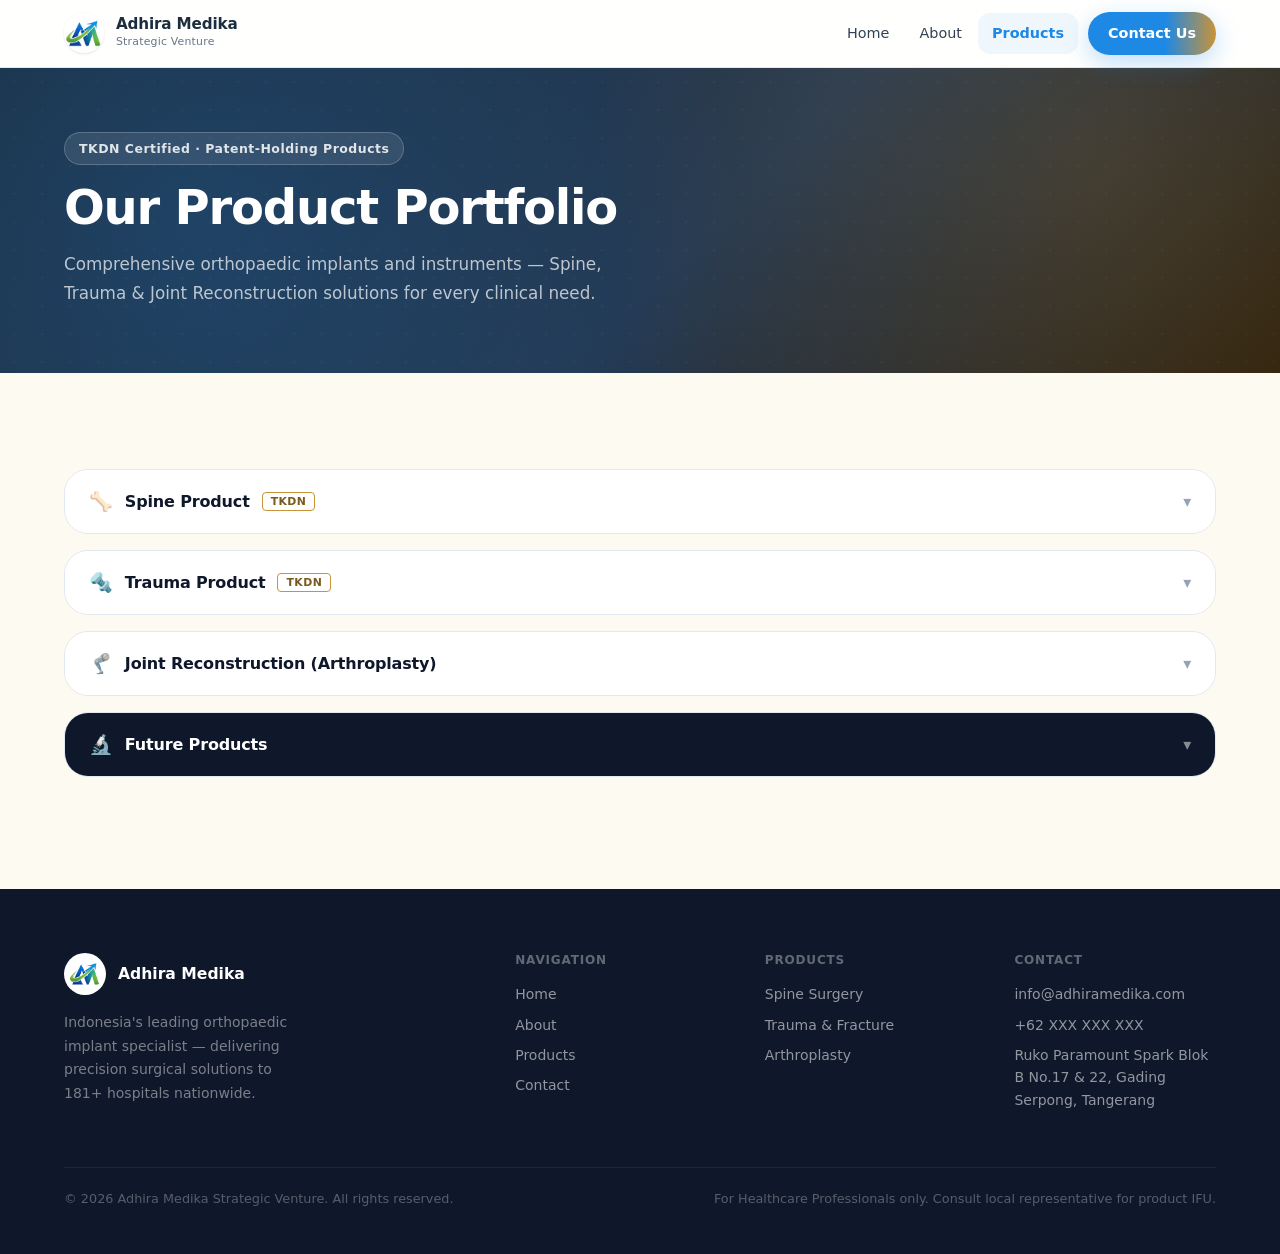
<file: products.html>
<!DOCTYPE html>
<html lang="en">
<head>
  <meta charset="UTF-8">
  <meta name="viewport" content="width=device-width, initial-scale=1.0">
  <meta name="referrer" content="strict-origin-when-cross-origin">
  <meta http-equiv="Content-Security-Policy" content="default-src 'self'; style-src 'self' https://fonts.googleapis.com 'unsafe-inline'; font-src 'self' https://fonts.gstatic.com; img-src 'self' data:; script-src 'self'; frame-ancestors 'none'; form-action 'self'; base-uri 'self';">
  <meta name="description" content="ACM orthopaedic implant product portfolio — Spine, Trauma, Arthroplasty solutions for Indonesia's surgeons.">
  <title>Products — Adhira Medika Strategic Venture</title>
  <link rel="preconnect" href="https://fonts.googleapis.com">
  <link href="https://fonts.googleapis.com/css2?family=Inter:wght@400;500;600;700;800;900&display=swap" rel="stylesheet">
  <link rel="stylesheet" href="css/shared.css">
  <style>
    /* ── Accordion ── */
    .accordion { margin-bottom: var(--s-4); border: 1px solid var(--gray-200); border-radius: var(--r-xl); overflow: hidden; }
    .accordion-header {
      background: #fff; color: var(--gray-900);
      padding: 20px 24px; font-size: 1rem; font-weight: 700;
      font-family: var(--font); cursor: pointer; border: none; width: 100%;
      text-align: left; display: flex; align-items: center; justify-content: space-between;
      gap: var(--s-3); transition: background var(--t-fast);
      touch-action: manipulation; letter-spacing: -0.01em;
    }
    .accordion-header:hover { background: var(--gray-50); }
    .accordion-header.active { background: var(--gray-50); }
    .accordion-header:focus-visible { outline: 3px solid var(--primary); outline-offset: -2px; }
    .accordion-header-left { display: flex; align-items: center; gap: var(--s-3); }
    .acc-icon { font-size: 1.2rem; }
    .tkdn-badge {
      font-size: 0.68rem; font-weight: 800; background: #fff;
      color: #7A5A1E; border: 1.5px solid #C8933A; border-radius: 4px;
      padding: 2px 8px; letter-spacing: 0.04em; white-space: nowrap;
    }
    .accordion-header.active .tkdn-badge { background: rgba(255,255,255,.9); }
    .chevron { font-size: 1rem; transition: transform 0.22s; color: var(--gray-400); flex-shrink: 0; }
    .accordion-header.active .chevron { transform: rotate(180deg); }
    .accordion-content { display: none; border-top: 1px solid var(--gray-200); background: var(--gray-50); padding: var(--s-6); }
    .accordion-content.open { display: block; }

    /* future products accordion — slate style */
    .accordion.future .accordion-header { background: var(--gray-900); color: #fff; }
    .accordion.future .accordion-header:hover { background: #1e293b; }
    .accordion.future .chevron { color: rgba(255,255,255,.5); }

    /* ── Sub Accordion ── */
    .sub-accordion { margin-bottom: var(--s-3); border: 1px solid var(--gray-200); border-radius: var(--r-lg); overflow: hidden; background: #fff; }
    .sub-accordion-header {
      background: #fff; color: var(--gray-900);
      padding: 14px 18px; font-size: 0.9rem; font-weight: 600;
      font-family: var(--font); cursor: pointer; border: none; width: 100%;
      text-align: left; display: flex; align-items: center; justify-content: space-between;
      transition: background var(--t-fast); touch-action: manipulation;
    }
      .sub-accordion-header:hover, .sub-accordion-header.active { background: rgba(30,136,229,.05); color: var(--primary); }
    .sub-accordion-header:focus-visible { outline: 3px solid var(--primary); outline-offset: -2px; }
    .sub-chevron { font-size: 0.75rem; color: var(--gray-400); transition: transform 0.2s; }
    .sub-accordion-header.active .sub-chevron { transform: rotate(180deg); color: var(--primary); }
    .sub-accordion-content { display: none; padding: var(--s-5); border-top: 1px solid var(--gray-100); }
    .sub-accordion-content.open { display: block; }

    /* ── Product Grid ── */
    .products-grid { display: grid; grid-template-columns: repeat(auto-fill, minmax(165px, 1fr)); gap: var(--s-4); }
    .product-card {
      background: #fff; border: 1px solid var(--gray-200); border-radius: var(--r-lg);
      padding: var(--s-4); display: flex; flex-direction: column; align-items: center;
      text-align: center; transition: box-shadow var(--t-base), transform var(--t-base), border-color var(--t-base);
    }
    @media (hover:hover) { .product-card:hover { box-shadow: var(--sh-md); transform: translateY(-2px); border-color: var(--primary); } }
    .product-img-wrap { width: 130px; height: 130px; display: flex; align-items: center; justify-content: center; background: var(--gray-50); border-radius: var(--r-md); margin-bottom: var(--s-3); overflow: hidden; }
    .product-img-wrap img { max-width: 120px; max-height: 120px; object-fit: contain; }
    .product-title { font-size: 0.78rem; font-weight: 600; color: var(--gray-800, #1e293b); line-height: 1.4; }
    .patent-badge { display: inline-block; font-size: 0.68rem; font-weight: 700; color: #b45309; background: #fef3c7; border-radius: var(--r-full); padding: 1px 8px; margin-top: 4px; }

    /* ── Product placeholder (SVG) ── */
    .product-img-placeholder { width: 130px; height: 130px; display: flex; align-items: center; justify-content: center; background: var(--gray-50); border-radius: var(--r-md); margin-bottom: var(--s-3); }

    /* ── Error message ── */
    #error-message:not(:empty) { background: #fef2f2; border: 1px solid #fecaca; color: #b91c1c; padding: 10px 16px; border-radius: var(--r-md); margin-bottom: var(--s-4); font-size: 0.875rem; }

    /* ── Responsive ── */
    @media (max-width: 600px) {
      .products-grid { grid-template-columns: repeat(auto-fill, minmax(140px, 1fr)); }
      .accordion-header { padding: 16px 18px; }
    }
  </style>
</head>
<body>
  <a href="#main-content" class="skip-link">Skip to main content</a>

  <!-- Nav -->
  <header class="site-header" id="site-header">
    <div class="nav-inner">
      <a href="index.html" class="nav-logo" aria-label="Adhira Medika home">
        <img src="ACM/company Logo/Adhira Medika Strategic Logo.png" alt="Adhira Medika Strategic Logo">
        <div>
          <span class="nav-logo-name">Adhira Medika</span>
          <span class="nav-logo-sub">Strategic Venture</span>
        </div>
      </a>
      <button class="nav-toggle" aria-label="Toggle navigation" aria-expanded="false" aria-controls="nav-menu">
        <span class="hamburger-line"></span>
        <span class="hamburger-line"></span>
        <span class="hamburger-line"></span>
      </button>
      <nav class="main-nav" id="nav-menu" aria-label="Main navigation">
        <ul>
          <li><a href="index.html">Home</a></li>
          <li><a href="about.html">About</a></li>
          <li><a href="products.html" class="active" aria-current="page">Products</a></li>
          <li><a href="contact.html" class="nav-cta">Contact Us</a></li>
        </ul>
      </nav>
    </div>
  </header>

  <!-- Page Hero -->
  <section class="page-hero">
    <div class="container">
      <div class="page-hero-inner">
        <div class="page-hero-badge">TKDN Certified · Patent-Holding Products</div>
        <h1>Our Product Portfolio</h1>
        <p>Comprehensive orthopaedic implants and instruments — Spine, Trauma &amp; Joint Reconstruction solutions for every clinical need.</p>
      </div>
    </div>
  </section>

  <main id="main-content">
    <section class="section">
      <div class="container">
        <div id="error-message" role="alert"></div>

        <!-- ── Spine Product ── -->
        <div class="accordion" id="acc-spine-wrap">
          <button class="accordion-header" aria-expanded="false" aria-controls="acc-spine">
            <span class="accordion-header-left">
              <span class="acc-icon">🦴</span>
              Spine Product
              <span class="tkdn-badge">TKDN</span>
            </span>
            <span class="chevron" aria-hidden="true">▾</span>
          </button>
          <div class="accordion-content" id="acc-spine">

            <!-- Posterior Approach -->
            <div class="sub-accordion">
              <button class="sub-accordion-header" aria-expanded="false" aria-controls="sub-posterior">
                Posterior Approach <span class="sub-chevron" aria-hidden="true">▾</span>
              </button>
              <div class="sub-accordion-content" id="sub-posterior">
                <div class="products-grid">
                  <div class="product-card"><div class="product-img-wrap"><img src="ACM/Products/Spine Product/Posterior Approach Cervical Venus.png" alt="Posterior Approach Cervical Venus" loading="lazy"></div><div class="product-title">Posterior Approach Cervical Venus</div></div>
                  <div class="product-card"><div class="product-img-wrap"><img src="ACM/Products/Spine Product/Posterior Approach Cervical Venus Lateral Mass.png" alt="Posterior Approach Cervical Venus Lateral Mass" loading="lazy"></div><div class="product-title">Posterior Approach Cervical Venus Lateral Mass</div></div>
                  <div class="product-card"><div class="product-img-wrap"><img src="ACM/Products/Spine Product/Posterior Approach Cervical Venus Lateral Mass Occipital Plate.jpg" alt="Posterior Approach Cervical Venus Lateral Mass Occipital Plate" loading="lazy"></div><div class="product-title">Posterior Approach Cervical Venus Lateral Mass Occipital Plate</div></div>
                  <div class="product-card"><div class="product-img-wrap"><img src="ACM/Products/Spine Product/Posterior Approach Cervical Venus Lateral Mass Occipital Plate Dual Rod.png" alt="Posterior Approach Cervical Venus Lateral Mass Occipital Plate Dual Rod" loading="lazy"></div><div class="product-title">Posterior Approach Cervical Venus Lateral Mass Occipital Plate Dual Rod</div></div>
                  <div class="product-card"><div class="product-img-wrap"><img src="ACM/Products/Spine Product/Thoraco-Lumbar Pedicle Screw (Z6).png" alt="Thoraco-Lumbar Pedicle Screw (Z6)" loading="lazy"></div><div class="product-title">Posterior Approach Thoraco-Lumbar Pedicle Screw (Z6)</div></div>
                  <div class="product-card"><div class="product-img-wrap"><img src="ACM/Products/Spine Product/Thoraco-Lumbar Pedicle Screw Cannulated Screw .png" alt="Thoraco-Lumbar Pedicle Screw Cannulated Screw" loading="lazy"></div><div class="product-title">Thoraco-Lumbar Pedicle Screw (Z6) Cannulated Screw <span class="patent-badge">Patent Holder</span></div></div>
                  <div class="product-card"><div class="product-img-wrap"><img src="ACM/Products/Spine Product/Thoraco-Lumbar Pedicle Screw Cannulated Screw Neptune Cage.png" alt="Thoraco-Lumbar Pedicle Screw Cannulated Screw Neptune Cage" loading="lazy"></div><div class="product-title">Thoraco-Lumbar Pedicle Screw (Z6) Cannulated Screw Neptune Cage</div></div>
                  <div class="product-card"><div class="product-img-wrap"><img src="ACM/Products/Spine Product/Thoraco-Lumbar Pedicle Screw Cannulated Screw Neptune Cage Pango Expandable Cage.png" alt="Pango Expandable Cage" loading="lazy"></div><div class="product-title">Thoraco-Lumbar Pedicle Screw Cannulated Screw Neptune Cage Pango Expandable Cage <span class="patent-badge">Patent Holder</span></div></div>
                  <div class="product-card"><div class="product-img-wrap"><img src="ACM/Products/Spine Product/Scoliosis System RP Scoliosis.png" alt="Scoliosis System RP Scoliosis" loading="lazy"></div><div class="product-title">Posterior Approach Scoliosis System RP Scoliosis <span class="patent-badge">Patent Holder</span></div></div>
                  <div class="product-card"><div class="product-img-wrap"><img src="ACM/Products/Spine Product/Minimal Invasive MIS Hard Extension.jpg" alt="Minimal Invasive MIS Hard Extension" loading="lazy"></div><div class="product-title">Minimal Invasive MIS Hard Extension <span class="patent-badge">Patent Holder</span></div></div>
                  <div class="product-card"><div class="product-img-wrap"><img src="ACM/Products/Spine Product/Minimal Invasive MIS Hard Extension Kyphoplasty.png" alt="MIS Hard Extension Kyphoplasty" loading="lazy"></div><div class="product-title">MIS Hard Extension Kyphoplasty</div></div>
                  <div class="product-card"><div class="product-img-wrap"><img src="ACM/Products/Spine Product/Minimal Invasive MIS Hard Extension Bone cement.jpg" alt="MIS Hard Extension Kyphoplasty Bone Cement" loading="lazy"></div><div class="product-title">MIS Hard Extension Kyphoplasty Bone Cement</div></div>
                </div>
              </div>
            </div>

            <!-- Anterior Approach -->
            <div class="sub-accordion">
              <button class="sub-accordion-header" aria-expanded="false" aria-controls="sub-anterior">
                Anterior Approach <span class="sub-chevron" aria-hidden="true">▾</span>
              </button>
              <div class="sub-accordion-content" id="sub-anterior">
                <div class="products-grid">
                  <div class="product-card"><div class="product-img-wrap"><img src="ACM/Products/Spine Product/Anterior Approach Mercury and Hercules.png" alt="Anterior Approach Mercury & Hercules" loading="lazy"></div><div class="product-title">Anterior Approach Mercury &amp; Hercules</div></div>
                  <div class="product-card"><div class="product-img-wrap"><img src="ACM/Products/Spine Product/Cervical Expandable Cage.png" alt="Cervical Expandable Cage" loading="lazy"></div><div class="product-title">Mercury &amp; Hercules Cervical Expandable Cage <span class="patent-badge">Patent Holder</span></div></div>
                  <div class="product-card"><div class="product-img-wrap"><img src="ACM/Products/Spine Product/Cervical Expandable Cage Arrow.jpg" alt="Cervical Expandable Cage Arrow" loading="lazy"></div><div class="product-title">Cervical Expandable Cage Arrow <span class="patent-badge">Patent Holder</span></div></div>
                  <div class="product-card"><div class="product-img-wrap"><img src="ACM/Products/Spine Product/Cervical Expandable Cage Arrow Uranus.jpg" alt="Cervical Expandable Cage Arrow Uranus" loading="lazy"></div><div class="product-title">Cervical Expandable Cage Arrow Uranus</div></div>
                  <div class="product-card"><div class="product-img-wrap"><img src="ACM/Products/Spine Product/Cervical Expandable Cage Arrow Uranus Zero-X.png" alt="Cervical Expandable Cage Arrow Uranus Zero-X" loading="lazy"></div><div class="product-title">Cervical Expandable Cage Arrow Uranus Zero-X</div></div>
                </div>
              </div>
            </div>

            <!-- Set Basic -->
            <div class="sub-accordion">
              <button class="sub-accordion-header" aria-expanded="false" aria-controls="sub-setbasic">
                Set Basic <span class="sub-chevron" aria-hidden="true">▾</span>
              </button>
              <div class="sub-accordion-content" id="sub-setbasic">
                <div class="products-grid">
                  <div class="product-card"><div class="product-img-wrap"><img src="ACM/Products/Spine Product/Set  Basic Spine Instrument SET.png" alt="Set Basic Spine Instrument Set" loading="lazy"></div><div class="product-title">Set Basic Spine Instrument Set <span class="patent-badge">Patent Holder</span></div></div>
                </div>
              </div>
            </div>

          </div>
        </div>

        <!-- ── Trauma Product ── -->
        <div class="accordion" id="acc-trauma-wrap">
          <button class="accordion-header" aria-expanded="false" aria-controls="acc-trauma">
            <span class="accordion-header-left">
              <span class="acc-icon">🔩</span>
              Trauma Product
              <span class="tkdn-badge">TKDN</span>
            </span>
            <span class="chevron" aria-hidden="true">▾</span>
          </button>
          <div class="accordion-content" id="acc-trauma">

            <!-- Instrument Sets -->
            <div class="sub-accordion">
              <button class="sub-accordion-header" aria-expanded="false" aria-controls="sub-instru">
                Instrument Sets <span class="sub-chevron" aria-hidden="true">▾</span>
              </button>
              <div class="sub-accordion-content" id="sub-instru">
                <div class="products-grid">
                  <div class="product-card"><div class="product-img-wrap"><img src="ACM/Products/Trauma Producs/SMALL FRAGMENT INSTRUMENT SET.png" alt="Small Fragment Instrument Set" loading="lazy"></div><div class="product-title">Small Fragment Instrument Set <span class="patent-badge">Patent Holder</span></div></div>
                  <div class="product-card"><div class="product-img-wrap"><img src="ACM/Products/Trauma Producs/LARGE FRAGMENT INSTRUMENT SET.png" alt="Large Fragment Instrument Set" loading="lazy"></div><div class="product-title">Large Fragment Instrument Set <span class="patent-badge">Patent Holder</span></div></div>
                </div>
              </div>
            </div>

            <!-- Plate Systems -->
            <div class="sub-accordion">
              <button class="sub-accordion-header" aria-expanded="false" aria-controls="sub-plate">
                Plate Systems <span class="sub-chevron" aria-hidden="true">▾</span>
              </button>
              <div class="sub-accordion-content" id="sub-plate">
                <div class="products-grid">
                  <div class="product-card"><div class="product-img-wrap"><img src="ACM/Products/Trauma Producs/PLATE SYSTEM.png" alt="Plate System" loading="lazy"></div><div class="product-title">Plate System</div></div>
                  <div class="product-card"><div class="product-img-wrap"><img src="ACM/Products/Trauma Producs/PLATE SYSTEM Distal Radius Instrument Set.png" alt="Plate System Distal Radius Instrument Set" loading="lazy"></div><div class="product-title">Plate System Distal Radius Instrument Set</div></div>
                  <div class="product-card"><div class="product-img-wrap"><img src="ACM/Products/Trauma Producs/PLATE SYSTEM Plate S-Clavicula.png" alt="Plate System Plate S-Clavicula" loading="lazy"></div><div class="product-title">Plate System Plate S-Clavicula</div></div>
                </div>
              </div>
            </div>

            <!-- Screw Systems -->
            <div class="sub-accordion">
              <button class="sub-accordion-header" aria-expanded="false" aria-controls="sub-screw">
                Screw Systems <span class="sub-chevron" aria-hidden="true">▾</span>
              </button>
              <div class="sub-accordion-content" id="sub-screw">
                <div class="products-grid">
                  <div class="product-card"><div class="product-img-wrap"><img src="ACM/Products/Trauma Producs/Screw System Instrument Set.jpg" alt="Screw System Instrument Set" loading="lazy"></div><div class="product-title">Screw System — Instrument Set</div></div>
                  <div class="product-card"><div class="product-img-wrap"><img src="ACM/Products/Trauma Producs/Screw System Clinical.jpg" alt="Screw System Clinical Application" loading="lazy"></div><div class="product-title">Screw System — Clinical Application</div></div>
                </div>
              </div>
            </div>

            <!-- Nailing Systems -->
            <div class="sub-accordion">
              <button class="sub-accordion-header" aria-expanded="false" aria-controls="sub-nail">
                Nailing Systems <span class="sub-chevron" aria-hidden="true">▾</span>
              </button>
              <div class="sub-accordion-content" id="sub-nail">
                <div class="products-grid">
                  <div class="product-card"><div class="product-img-wrap"><img src="ACM/Products/Trauma Producs/Nailing System X-Perts.png" alt="Nailing System X-Perts Humeral Nail" loading="lazy"></div><div class="product-title">Nailing System X-Perts Humeral Nail</div></div>
                  <div class="product-card"><div class="product-img-wrap"><img src="ACM/Products/Trauma Producs/Nailing System Gamma.jpg" alt="Nailing System Gamma Intramedullary Nail II (PFNA)" loading="lazy"></div><div class="product-title">Nailing System Gamma Intramedullary Nail II (PFNA)</div></div>
                </div>
              </div>
            </div>

          </div>
        </div>

        <!-- ── Arthroplasty ── -->
        <div class="accordion" id="acc-arthro-wrap">
          <button class="accordion-header" aria-expanded="false" aria-controls="acc-arthro">
            <span class="accordion-header-left">
              <span class="acc-icon">🦿</span>
              Joint Reconstruction (Arthroplasty)
            </span>
            <span class="chevron" aria-hidden="true">▾</span>
          </button>
          <div class="accordion-content" id="acc-arthro">

            <!-- Hip -->
            <div class="sub-accordion">
              <button class="sub-accordion-header" aria-expanded="false" aria-controls="sub-hip">
                Hip Arthroplasty <span class="sub-chevron" aria-hidden="true">▾</span>
              </button>
              <div class="sub-accordion-content" id="sub-hip">
                <div class="products-grid">
                  <div class="product-card">
                    <div class="product-img-placeholder">
                      <svg viewBox="0 0 120 120" width="120" height="120" fill="none" xmlns="http://www.w3.org/2000/svg"><circle cx="60" cy="60" r="58" fill="#fef9f0" stroke="#C8933A" stroke-width="2"/><ellipse cx="60" cy="48" rx="20" ry="20" fill="#fde8c8" stroke="#C8933A" stroke-width="2"/><rect x="53" y="66" width="14" height="30" rx="7" fill="#dde9f5" stroke="#1E88E5" stroke-width="2"/><text x="60" y="112" text-anchor="middle" font-size="9" fill="#7A5A1E" font-family="Inter,sans-serif">HIP</text></svg>
                    </div>
                    <div class="product-title">Cementless / Cemented Hemi Arthroplasty (Standard &amp; Long Stem)</div>
                  </div>
                  <div class="product-card">
                    <div class="product-img-placeholder">
                      <svg viewBox="0 0 120 120" width="120" height="120" fill="none" xmlns="http://www.w3.org/2000/svg"><circle cx="60" cy="60" r="58" fill="#fef9f0" stroke="#C8933A" stroke-width="2"/><ellipse cx="60" cy="44" rx="22" ry="22" fill="#fde8c8" stroke="#C8933A" stroke-width="2" opacity="0.7"/><ellipse cx="60" cy="44" rx="12" ry="12" fill="#dde9f5" stroke="#1E88E5" stroke-width="2"/><rect x="53" y="64" width="14" height="34" rx="7" fill="#dde9f5" stroke="#1E88E5" stroke-width="2"/><text x="60" y="113" text-anchor="middle" font-size="9" fill="#7A5A1E" font-family="Inter,sans-serif">THR</text></svg>
                    </div>
                    <div class="product-title">Cementless / Cemented Total Hip Replacement</div>
                  </div>
                </div>
              </div>
            </div>

            <!-- Knee -->
            <div class="sub-accordion">
              <button class="sub-accordion-header" aria-expanded="false" aria-controls="sub-knee">
                Knee Arthroplasty <span class="sub-chevron" aria-hidden="true">▾</span>
              </button>
              <div class="sub-accordion-content" id="sub-knee">
                <div class="products-grid">
                  <div class="product-card"><div class="product-img-wrap"><img src="ACM/Products/Arthroplasty Product/Total Knee Replacement.jpg" alt="Total Knee Replacement" loading="lazy"></div><div class="product-title">Total Knee Replacement</div></div>
                  <div class="product-card"><div class="product-img-wrap"><img src="ACM/Products/Arthroplasty Product/Unicompartmental Knee Replacement.jpg" alt="Unicompartmental Knee Replacement" loading="lazy"></div><div class="product-title">Unicompartmental Knee Replacement</div></div>
                  <div class="product-card">
                    <div class="product-img-placeholder">
                      <svg viewBox="0 0 120 120" width="120" height="120" fill="none" xmlns="http://www.w3.org/2000/svg"><circle cx="60" cy="60" r="58" fill="#fef9f0" stroke="#C8933A" stroke-width="2"/><rect x="36" y="28" width="48" height="16" rx="8" fill="#fde8c8" stroke="#C8933A" stroke-width="2"/><rect x="42" y="42" width="36" height="26" rx="4" fill="#dde9f5" stroke="#1E88E5" stroke-width="2"/><rect x="36" y="66" width="48" height="16" rx="8" fill="#fde8c8" stroke="#C8933A" stroke-width="2"/><text x="60" y="102" text-anchor="middle" font-size="8" fill="#7A5A1E" font-family="Inter,sans-serif">KNEE REVISION</text></svg>
                    </div>
                    <div class="product-title">Knee Revision</div>
                  </div>
                </div>
              </div>
            </div>

          </div>
        </div>

        <!-- ── Future Products ── -->
        <div class="accordion future">
          <button class="accordion-header" aria-expanded="false" aria-controls="acc-future">
            <span class="accordion-header-left">
              <span class="acc-icon">🔬</span>
              Future Products
            </span>
            <span class="chevron" aria-hidden="true">▾</span>
          </button>
          <div class="accordion-content" id="acc-future">

            <div class="sub-accordion">
              <button class="sub-accordion-header" aria-expanded="false" aria-controls="sub-future-joint">
                Joint Reconstruction Implants <span class="sub-chevron" aria-hidden="true">▾</span>
              </button>
              <div class="sub-accordion-content" id="sub-future-joint">
                <div class="products-grid">
                  <div class="product-card"><div class="product-img-wrap"><img src="ACM/Products/Future Products/Tibial Baseplate.png" alt="Tibial Baseplate" loading="lazy"></div><div class="product-title">Tibial Baseplate</div></div>
                  <div class="product-card"><div class="product-img-wrap"><img src="ACM/Products/Future Products/Acetabular Cup.png" alt="Acetabular Cup" loading="lazy"></div><div class="product-title">Acetabular Cup</div></div>
                </div>
              </div>
            </div>

            <div class="sub-accordion">
              <button class="sub-accordion-header" aria-expanded="false" aria-controls="sub-future-spine">
                Spine Implants <span class="sub-chevron" aria-hidden="true">▾</span>
              </button>
              <div class="sub-accordion-content" id="sub-future-spine">
                <div class="products-grid">
                  <div class="product-card"><div class="product-img-wrap"><img src="ACM/Products/Future Products/Spine PEEK Cage.png" alt="Spine PEEK Cage" loading="lazy"></div><div class="product-title">Spine PEEK Cage</div></div>
                  <div class="product-card"><div class="product-img-wrap"><img src="ACM/Products/Future Products/TLIF Expandable Cage.png" alt="TLIF Expandable Cage" loading="lazy"></div><div class="product-title">TLIF Expandable Cage</div></div>
                  <div class="product-card"><div class="product-img-wrap"><img src="ACM/Products/Future Products/Spinal Needle.png" alt="Spinal Needle / Trocar" loading="lazy"></div><div class="product-title">Spinal Needle / Trocar</div></div>
                </div>
              </div>
            </div>

            <div class="sub-accordion">
              <button class="sub-accordion-header" aria-expanded="false" aria-controls="sub-future-arthro">
                Arthroscopy System <span class="sub-chevron" aria-hidden="true">▾</span>
              </button>
              <div class="sub-accordion-content" id="sub-future-arthro">
                <div class="products-grid">
                  <div class="product-card"><div class="product-img-wrap"><img src="ACM/Products/Future Products/Arthroscopy RF Probe System.png" alt="Arthroscopy RF Probe System" loading="lazy"></div><div class="product-title">Arthroscopy RF Probe System (11 tip variants)</div></div>
                  <div class="product-card"><div class="product-img-wrap"><img src="ACM/Products/Future Products/RF Generator.png" alt="RF Generator Intens" loading="lazy"></div><div class="product-title">RF Generator (Intens)</div></div>
                  <div class="product-card"><div class="product-img-wrap"><img src="ACM/Products/Future Products/ACS Electrosurgical Unit.png" alt="ACS 400 Electrosurgical Unit" loading="lazy"></div><div class="product-title">ACS 400 Electrosurgical Unit</div></div>
                  <div class="product-card"><div class="product-img-wrap"><img src="ACM/Products/Future Products/Arthroscopy Tower.png" alt="Full Arthroscopy Tower System" loading="lazy"></div><div class="product-title">Full Arthroscopy Tower System</div></div>
                </div>
              </div>
            </div>

          </div>
        </div>

      </div>
    </section>
  </main>

  <!-- Footer -->
  <footer class="site-footer">
    <div class="container">
      <div class="footer-grid">
        <div class="footer-brand">
          <a href="index.html" class="footer-brand-logo">
            <img src="ACM/company Logo/Adhira Medika Strategic Logo.png" alt="Adhira Medika Logo">
            <span>Adhira Medika</span>
          </a>
          <p>Indonesia's leading orthopaedic implant specialist — delivering precision surgical solutions to 181+ hospitals nationwide.</p>
        </div>
        <div class="footer-col">
          <h4>Navigation</h4>
          <ul>
            <li><a href="index.html">Home</a></li>
            <li><a href="about.html">About</a></li>
            <li><a href="products.html">Products</a></li>
            <li><a href="contact.html">Contact</a></li>
          </ul>
        </div>
        <div class="footer-col">
          <h4>Products</h4>
          <ul>
            <li><a href="products.html">Spine Surgery</a></li>
            <li><a href="products.html">Trauma &amp; Fracture</a></li>
            <li><a href="products.html">Arthroplasty</a></li>
          </ul>
        </div>
        <div class="footer-col">
          <h4>Contact</h4>
          <ul>
            <li><a href="mailto:info@adhiramedika.com">info@adhiramedika.com</a></li>
            <li><a href="tel:+62000000000">+62 XXX XXX XXX</a></li>
            <li>Ruko Paramount Spark Blok B No.17 &amp; 22, Gading Serpong, Tangerang</li>
          </ul>
        </div>
      </div>
      <div class="footer-bottom">
        <p>© 2026 Adhira Medika Strategic Venture. All rights reserved.</p>
        <p>For Healthcare Professionals only. Consult local representative for product IFU.</p>
      </div>
    </div>
  </footer>

  <script src="js/products.js"></script>
  <script src="js/nav.js"></script>
  <script src="js/animate.js"></script>
</body>
</html>
</file>
<file: css/shared.css>
/* ============================================================
   ACM-v2 � Adhira Medika Strategic Venture | Premium Design
   ============================================================ */

/* --- Design Tokens --- */
:root {
  --navy:       #1C2D3E;   /* X-ray dark charcoal */
  --navy-light: #243851;
  --primary:    #1E88E5;   /* ACM steel blue */
  --primary-h:  #0D74CB;
  --emerald:    #C8933A;   /* bone gold / amber */
  --emerald-h:  #A67728;

  --white:    #ffffff;
  --gray-50:  #f8fafc;
  --gray-100: #f1f5f9;
  --gray-200: #e2e8f0;
  --gray-300: #cbd5e1;
  --gray-400: #94a3b8;
  --gray-500: #64748b;
  --gray-700: #334155;
  --gray-900: #0f172a;

  --font: 'Inter', system-ui, -apple-system, sans-serif;

  --s-1:  0.25rem;
  --s-2:  0.5rem;
  --s-3:  0.75rem;
  --s-4:  1rem;
  --s-5:  1.25rem;
  --s-6:  1.5rem;
  --s-8:  2rem;
  --s-10: 2.5rem;
  --s-12: 3rem;
  --s-16: 4rem;
  --s-24: 6rem;

  --r-sm:   6px;
  --r-md:   12px;
  --r-lg:   16px;
  --r-xl:   24px;
  --r-2xl:  32px;
  --r-full: 9999px;

  --sh-sm:   0 1px 3px rgba(0,0,0,.08), 0 1px 2px rgba(0,0,0,.04);
  --sh-md:   0 4px 12px rgba(0,0,0,.08), 0 2px 4px rgba(0,0,0,.04);
  --sh-lg:   0 12px 28px rgba(0,0,0,.1), 0 4px 8px rgba(0,0,0,.05);
  --sh-xl:   0 24px 48px rgba(0,0,0,.12);
  --sh-blue: 0 8px 24px rgba(30,136,229,.28);
  --sh-card: 0 0 0 1px rgba(0,0,0,.06), 0 2px 8px rgba(0,0,0,.05);

  --t-fast: 140ms ease;
  --t-base: 220ms ease;
  --nav-h:  68px;
  --max-w:  1200px;
}

/* --- Reset --- */
*, *::before, *::after { box-sizing: border-box; }
html { scroll-behavior: smooth; }
body {
  font-family: var(--font);
  margin: 0; padding: 0;
  color: var(--gray-900);
  background: #FDFAF2;  /* warm bone white */
  line-height: 1.7;
  -webkit-font-smoothing: antialiased;
  overflow-x: hidden;
}
img { max-width: 100%; height: auto; display: block; }
h1,h2,h3,h4,h5 { line-height: 1.2; margin: 0; font-weight: 700; }
p { margin: 0; }
a { color: inherit; }

/* --- Skip Link --- */
.skip-link {
  position: absolute; top: -40px; left: 0;
  background: var(--primary); color: #fff;
  padding: 8px 16px; font-weight: 600; font-size: 0.875rem;
  text-decoration: none; z-index: 9999;
  border-radius: 0 0 var(--r-sm) 0;
  transition: top var(--t-fast);
}
.skip-link:focus { top: 0; }

/* --- Container --- */
.container {
  max-width: var(--max-w);
  margin: 0 auto;
  padding: 0 var(--s-6);
}
@media (max-width: 600px) { .container { padding: 0 var(--s-4); } }

/* --- Site Header / Nav --- */
.site-header {
  position: sticky; top: 0; z-index: 500;
  height: var(--nav-h);
  display: flex; align-items: center;
  background: rgba(255,255,255,0.92);
  backdrop-filter: blur(16px);
  -webkit-backdrop-filter: blur(16px);
  border-bottom: 1px solid var(--gray-200);
  transition: box-shadow var(--t-base);
}
.site-header.scrolled { box-shadow: var(--sh-md); }

.nav-inner {
  width: 100%; max-width: var(--max-w);
  margin: 0 auto; padding: 0 var(--s-6);
  display: flex; align-items: center;
  justify-content: space-between; gap: var(--s-6);
}

.nav-logo {
  display: flex; align-items: center; gap: var(--s-3);
  text-decoration: none; flex-shrink: 0;
}
.nav-logo img {
  height: 40px; width: 40px;
  object-fit: contain; border-radius: var(--r-full);
  background: #fff; box-shadow: var(--sh-sm);
}
.nav-logo-name {
  font-weight: 800; font-size: 0.95rem;
  color: var(--navy); letter-spacing: -0.01em; display: block; line-height: 1.2;
}
.nav-logo-sub {
  font-size: 0.68rem; color: var(--gray-500);
  font-weight: 500; letter-spacing: 0.02em; display: block;
}

.main-nav { display: flex; align-items: center; }
.main-nav ul {
  list-style: none; margin: 0; padding: 0;
  display: flex; align-items: center; gap: 2px;
}
.main-nav ul li a {
  display: block; padding: 8px 14px;
  font-size: 0.9rem; font-weight: 500;
  color: var(--gray-700); text-decoration: none;
  border-radius: var(--r-md);
  transition: color var(--t-fast), background var(--t-fast);
  white-space: nowrap;
}
.main-nav ul li a:hover { color: var(--gray-900); background: var(--gray-100); }
.main-nav ul li a.active { color: var(--primary); font-weight: 600; background: rgba(30,136,229,.07); }
.main-nav ul li a.nav-cta {
  background: linear-gradient(90deg, #1E88E5 60%, #C8933A 100%); color: #fff; font-weight: 600;
  padding: 9px 20px; border-radius: var(--r-full); box-shadow: var(--sh-blue);
  margin-left: var(--s-2);
}
.main-nav ul li a.nav-cta:hover { background: linear-gradient(90deg, #0D74CB 60%, #A67728 100%); }
.main-nav ul li a:focus-visible { outline: 3px solid var(--primary); outline-offset: 2px; }

/* Hamburger */
.nav-toggle {
  display: none; flex-direction: column; gap: 5px;
  padding: 10px; background: none; border: none;
  cursor: pointer; border-radius: var(--r-md);
  touch-action: manipulation;
}
.hamburger-line {
  display: block; width: 22px; height: 2px;
  background: var(--gray-700); border-radius: 2px;
  transition: transform var(--t-base), opacity var(--t-base);
}

@media (max-width: 768px) {
  .nav-toggle { display: flex; }
  .main-nav {
    position: fixed; top: var(--nav-h); left: 0; right: 0;
    background: #fff; border-bottom: 1px solid var(--gray-200);
    padding: var(--s-4); box-shadow: var(--sh-lg);
    transform: translateY(-110%); opacity: 0; pointer-events: none;
    transition: transform var(--t-base), opacity var(--t-base);
  }
  .main-nav.is-open { transform: translateY(0); opacity: 1; pointer-events: auto; }
  .main-nav ul { flex-direction: column; align-items: stretch; gap: var(--s-1); }
  .main-nav ul li a { padding: 13px 16px; font-size: 1rem; border-radius: var(--r-md); }
  .main-nav ul li a.nav-cta { text-align: center; margin-left: 0; margin-top: var(--s-2); border-radius: var(--r-md); }
}

/* --- Buttons --- */
.btn {
  display: inline-flex; align-items: center; gap: var(--s-2);
  padding: 13px 28px; font-family: var(--font);
  font-size: 0.925rem; font-weight: 600;
  border-radius: var(--r-full); border: none;
  cursor: pointer; text-decoration: none;
  transition: background var(--t-fast), transform var(--t-fast), box-shadow var(--t-fast);
  touch-action: manipulation; white-space: nowrap; line-height: 1;
}
.btn-primary { background: linear-gradient(90deg, #1E88E5 60%, #C8933A 100%); color: #fff; box-shadow: var(--sh-blue); }
.btn-primary:hover { background: linear-gradient(90deg, #0D74CB 60%, #A67728 100%); transform: translateY(-1px); box-shadow: 0 12px 32px rgba(30,136,229,.35); }
.btn-outline { background: transparent; color: #fff; border: 1.5px solid rgba(255,255,255,.5); }
.btn-outline:hover { background: rgba(255,255,255,.1); border-color: rgba(255,255,255,.8); }
.btn-ghost { background: var(--gray-100); color: var(--gray-900); }
.btn-ghost:hover { background: var(--gray-200); }
.btn-white { background: #fff; color: #1C2D3E; }
.btn-white:hover { background: var(--gray-100); transform: translateY(-1px); }
.btn:focus-visible { outline: 3px solid var(--primary); outline-offset: 2px; }
.btn-lg { padding: 15px 34px; font-size: 1rem; }
.btn-sm { padding: 8px 18px; font-size: 0.825rem; }

/* --- Section Utilities --- */
.section { padding: var(--s-24) 0; }
.section-sm { padding: var(--s-16) 0; }
.section-dark { background: var(--navy); color: #fff; }
.section-muted { background: #F4EDD8; }  /* bone cream */

.section-label {
  display: inline-flex; align-items: center; gap: var(--s-2);
  font-size: 0.78rem; font-weight: 700;
  letter-spacing: 0.08em; text-transform: uppercase;
  color: var(--primary); margin-bottom: var(--s-4);
}
.section-label::before {
  content: ''; display: block; width: 18px; height: 2px;
  background: var(--primary); border-radius: 1px;
}

.section-title {
  font-size: clamp(1.75rem, 3.5vw, 2.5rem);
  font-weight: 800; letter-spacing: -0.025em;
  color: var(--gray-900); margin-bottom: var(--s-4);
}
.section-dark .section-title { color: #fff; }
.section-sub {
  font-size: 1.075rem; color: var(--gray-500);
  max-width: 56ch; line-height: 1.75;
  margin-bottom: var(--s-12);
}
.section-dark .section-sub { color: rgba(255,255,255,.65); }
.text-center { text-align: center; }
.text-center .section-sub { margin-left: auto; margin-right: auto; }
.text-center .section-label { justify-content: center; }

/* --- Cards --- */
.card {
  background: #fff; border-radius: var(--r-lg);
  box-shadow: var(--sh-card); padding: var(--s-8);
  transition: box-shadow var(--t-base), transform var(--t-base);
}
@media (hover: hover) { .card:hover { box-shadow: var(--sh-lg); transform: translateY(-3px); } }

/* --- Scroll Reveal --- */
[data-reveal] { opacity: 0; transform: translateY(20px); transition: opacity 0.55s ease, transform 0.55s ease; }
[data-reveal].revealed { opacity: 1; transform: none; }
[data-reveal][data-delay="1"] { transition-delay: 0.08s; }
[data-reveal][data-delay="2"] { transition-delay: 0.16s; }
[data-reveal][data-delay="3"] { transition-delay: 0.24s; }
[data-reveal][data-delay="4"] { transition-delay: 0.32s; }
@media (prefers-reduced-motion: reduce) {
  [data-reveal], [data-reveal].revealed { opacity:1; transform:none; transition:none; }
}

/* --- Page Hero (inner pages) --- */
.page-hero {
  background: linear-gradient(135deg, #1C2D3E 0%, #243851 55%, #2A1E0C 100%);
  padding: var(--s-16) 0; margin-bottom: 0;
  position: relative; overflow: hidden;
}
.page-hero::before {
  content: ''; position: absolute; inset: 0;
  background-image: radial-gradient(circle at 15% 50%, rgba(30,136,229,.2) 0%, transparent 50%),
    radial-gradient(circle at 85% 30%, rgba(200,147,58,.18) 0%, transparent 45%);
  pointer-events: none;
}
.page-hero::after {
  content: ''; position: absolute; inset: 0;
  background-image: radial-gradient(circle, rgba(255,255,255,.035) 1px, transparent 1px);
  background-size: 28px 28px; pointer-events: none;
}
.page-hero-inner { position: relative; z-index: 1; }
.page-hero-badge {
  display: inline-flex; align-items: center; gap: var(--s-2);
  background: rgba(255,255,255,.1); border: 1px solid rgba(255,255,255,.2);
  color: rgba(255,255,255,.85); font-size: 0.78rem; font-weight: 600;
  letter-spacing: 0.04em; padding: 5px 14px; border-radius: var(--r-full);
  margin-bottom: var(--s-4);
}
.page-hero h1 {
  font-size: clamp(2rem, 4vw, 3rem);
  font-weight: 900; color: #fff;
  letter-spacing: -0.025em; line-height: 1.1;
  margin-bottom: var(--s-4);
}
.page-hero p {
  font-size: 1.05rem; color: rgba(255,255,255,.7);
  max-width: 54ch; line-height: 1.75;
}

/* --- Footer --- */
.site-footer {
  background: var(--gray-900);
  color: rgba(255,255,255,.65);
  padding: var(--s-16) 0 0 0;
}
.footer-grid {
  display: grid; grid-template-columns: 2fr 1fr 1fr 1fr;
  gap: var(--s-12); padding-bottom: var(--s-12);
  border-bottom: 1px solid rgba(255,255,255,.07);
}
.footer-brand-logo {
  display: flex; align-items: center; gap: var(--s-3);
  margin-bottom: var(--s-4); text-decoration: none;
}
.footer-brand-logo img {
  height: 42px; width: 42px; object-fit: contain;
  border-radius: var(--r-full); background: #fff; padding: 4px;
}
.footer-brand-logo span { font-weight: 700; font-size: 0.975rem; color: #fff; }
.footer-brand p { font-size: 0.875rem; color: rgba(255,255,255,.45); max-width: 28ch; line-height: 1.7; }
.footer-col h4 {
  font-size: 0.75rem; font-weight: 700; letter-spacing: 0.07em;
  text-transform: uppercase; color: rgba(255,255,255,.35); margin-bottom: var(--s-4);
}
.footer-col ul { list-style: none; margin: 0; padding: 0; }
.footer-col ul li { margin-bottom: var(--s-2); }
.footer-col ul li a {
  font-size: 0.875rem; color: rgba(255,255,255,.55);
  text-decoration: none; transition: color var(--t-fast);
}
.footer-col ul li a:hover { color: #fff; }
.footer-col ul li { font-size: 0.875rem; color: rgba(255,255,255,.55); line-height: 1.6; }
.footer-bottom {
  padding: var(--s-5) 0;
  display: flex; align-items: center; justify-content: space-between; gap: var(--s-4);
  font-size: 0.8rem; color: rgba(255,255,255,.3); flex-wrap: wrap;
}

@media (max-width: 900px) { .footer-grid { grid-template-columns: 1fr 1fr; gap: var(--s-8); } }
@media (max-width: 560px) { .footer-grid { grid-template-columns: 1fr; } .footer-bottom { flex-direction: column; text-align: center; } }

/* --- iOS Safe Areas --- */
.site-footer { padding-bottom: max(var(--s-6), env(safe-area-inset-bottom)); }
.site-header { padding-top: env(safe-area-inset-top, 0px); height: calc(var(--nav-h) + env(safe-area-inset-top, 0px)); }

/* --- Misc --- */
input, textarea, select { font-size: 16px; font-family: var(--font); }
body { overflow-x: hidden; }

/* --- Reduced Motion --- */
@media (prefers-reduced-motion: reduce) {
  *, *::before, *::after { transition: none !important; animation: none !important; }
}
</file>
